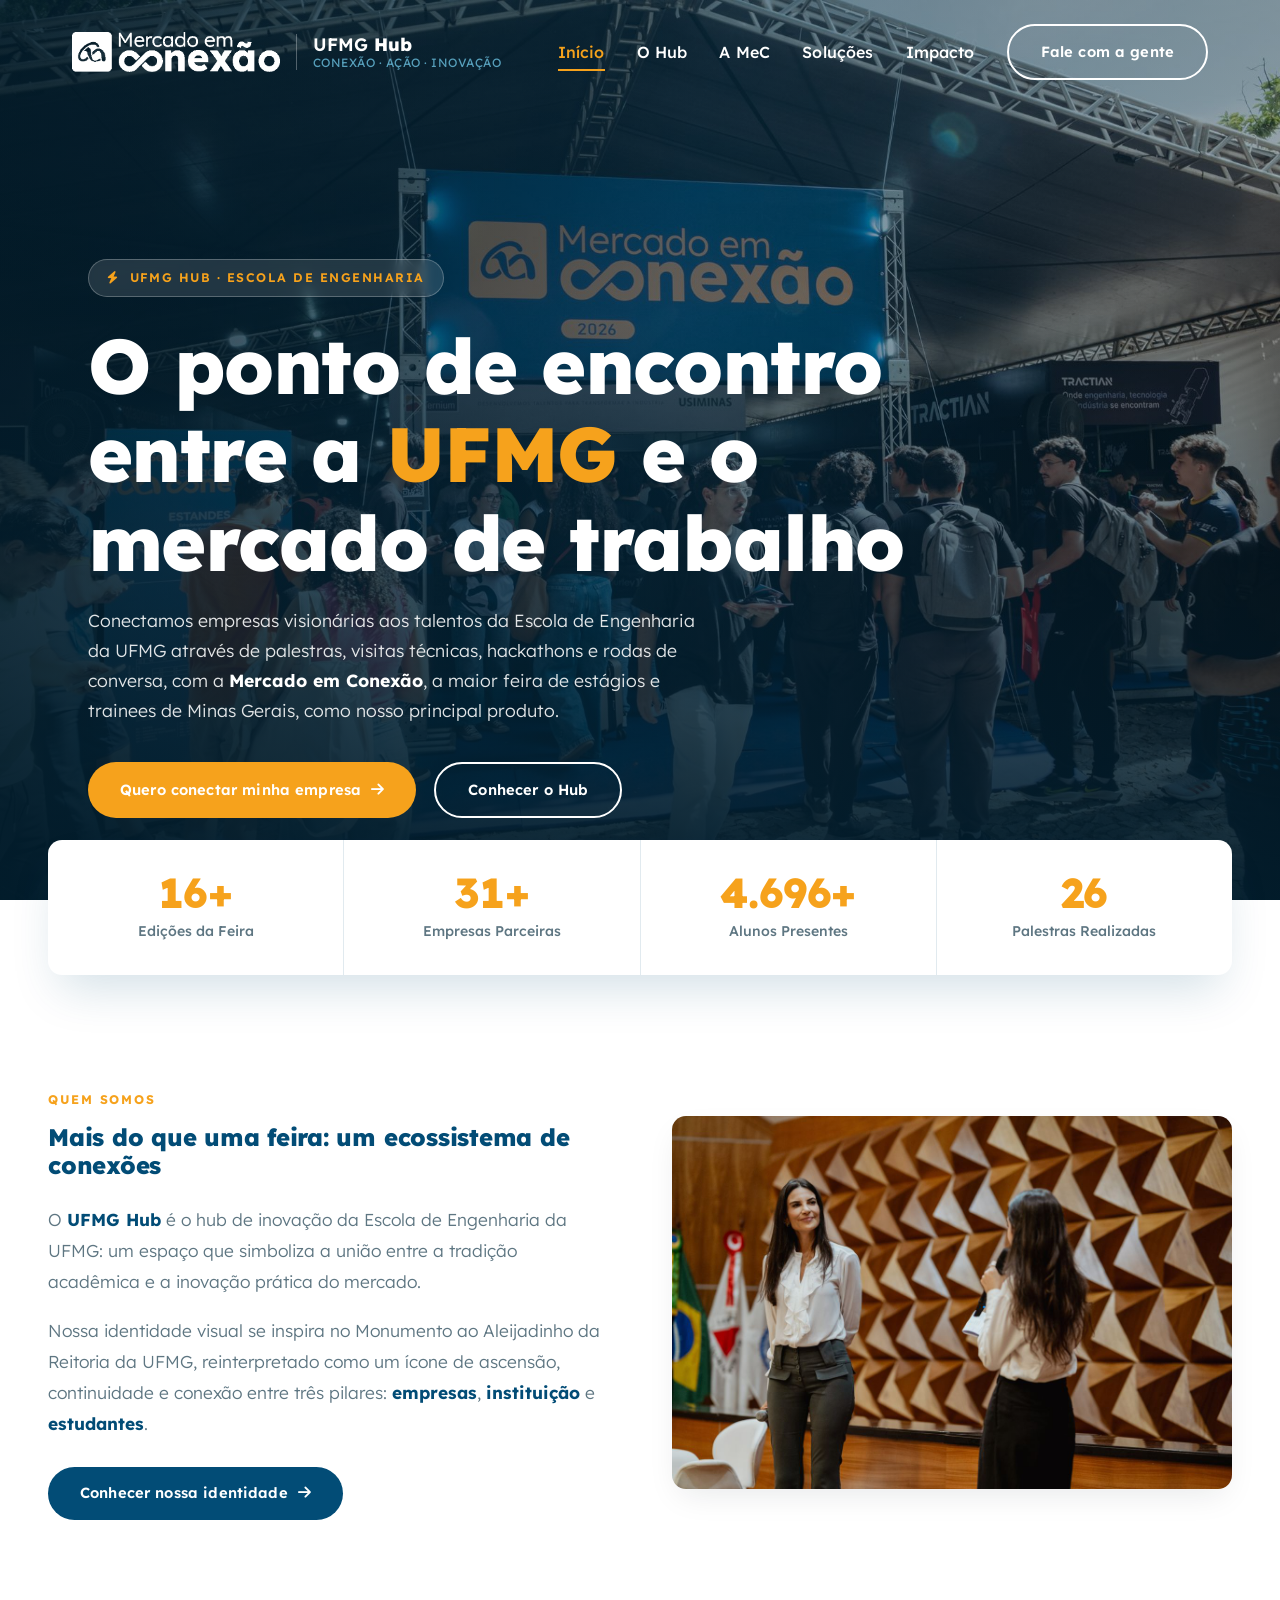
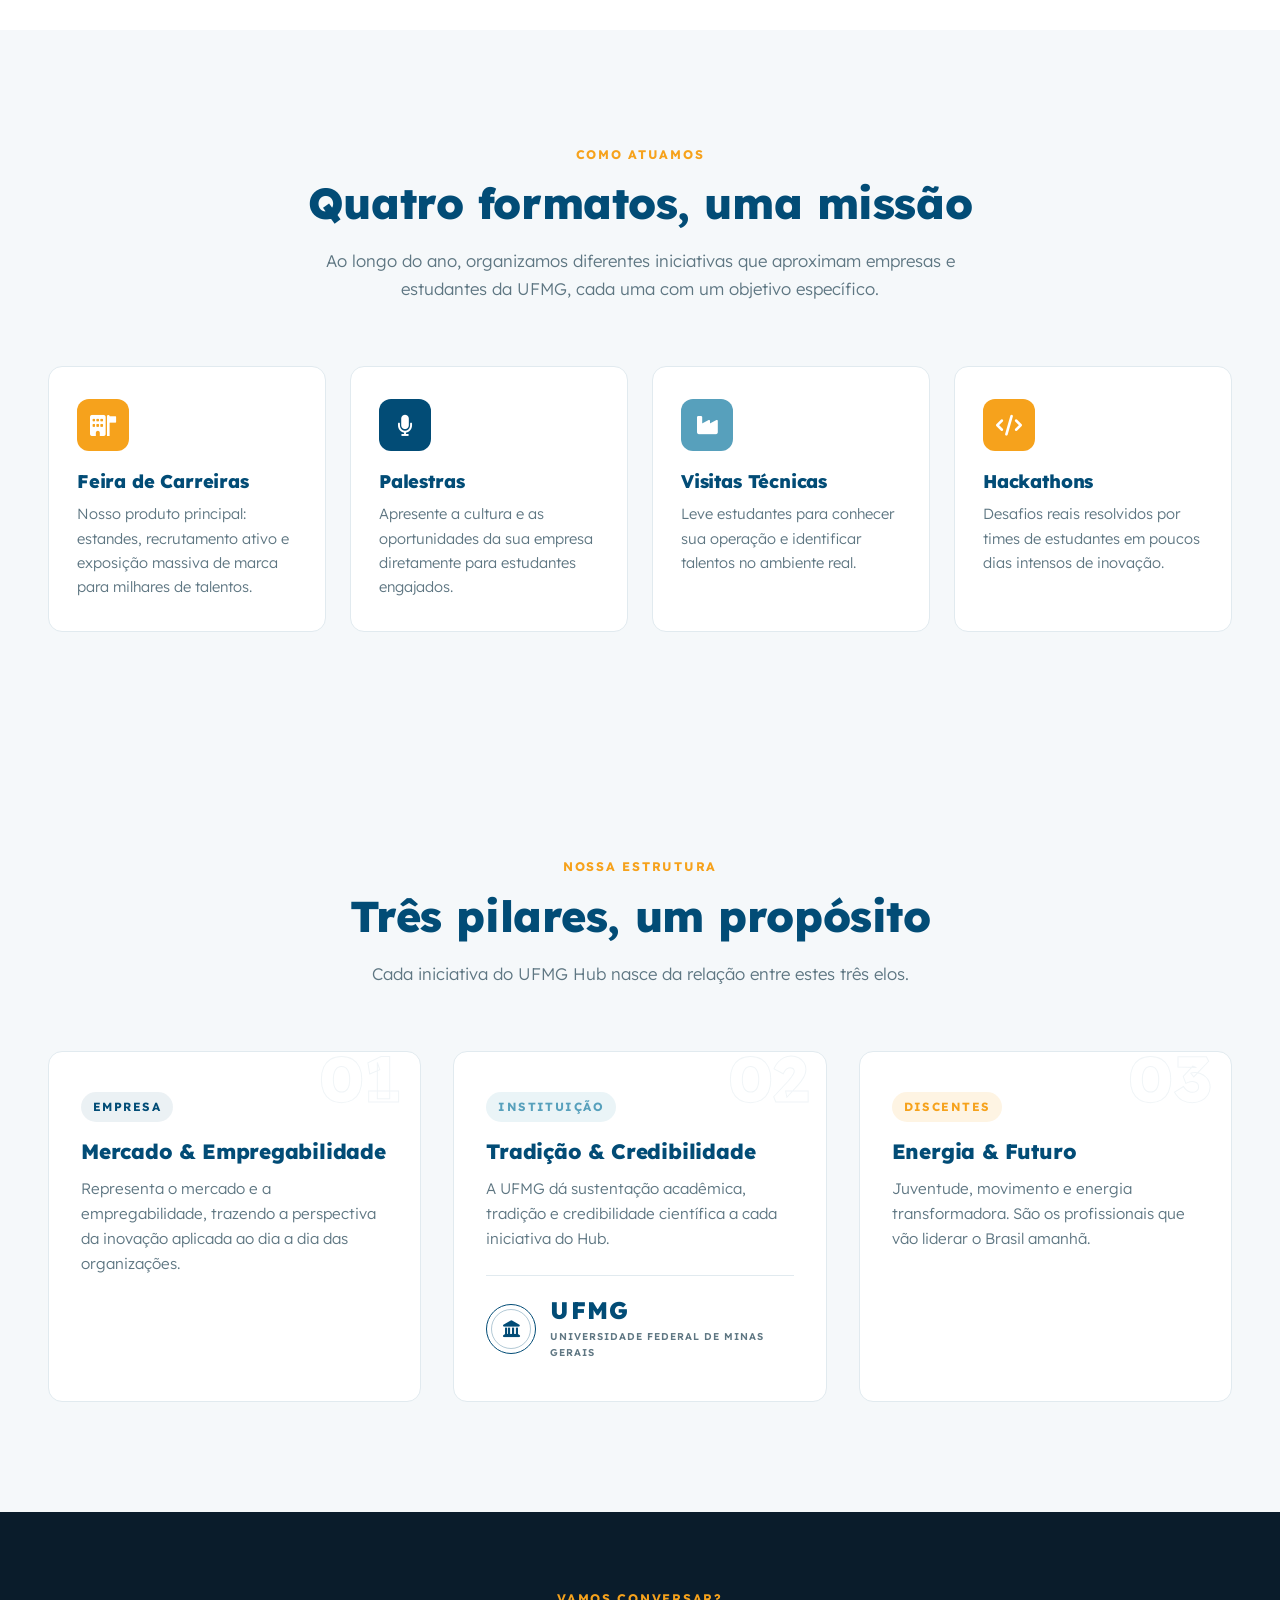
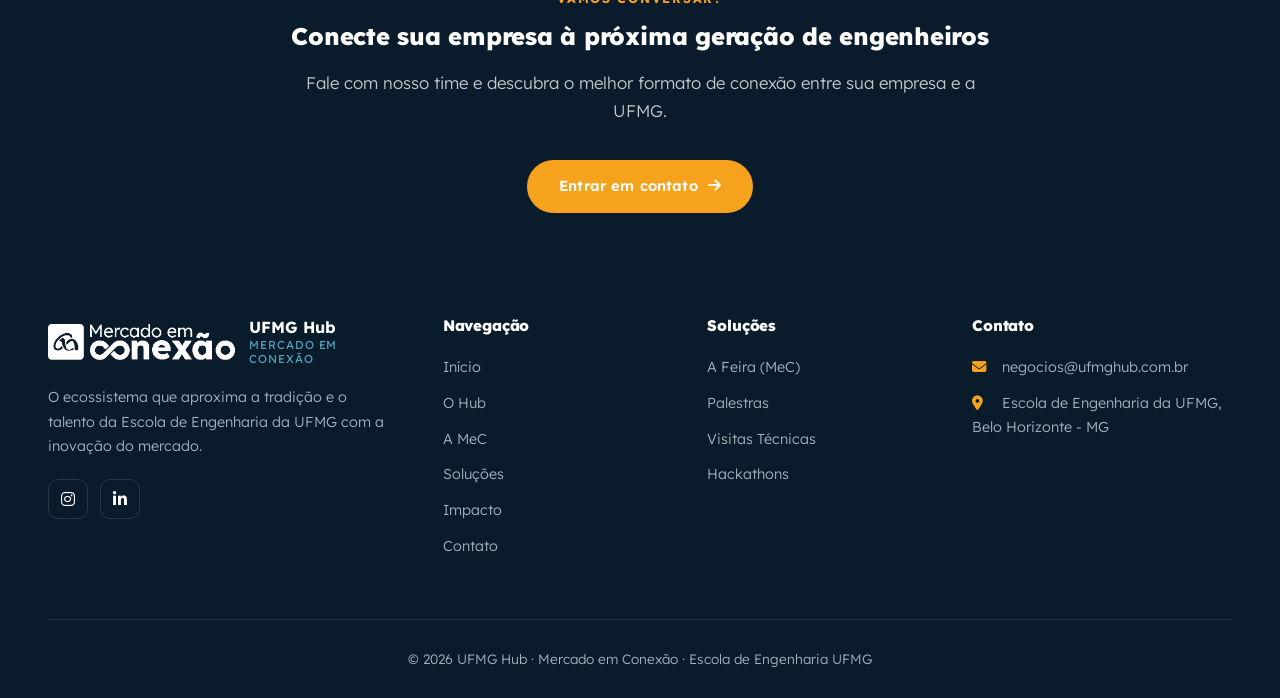
<file: index.html>
<!DOCTYPE html>
<html lang="pt-BR" class="no-js">
<head>
<!-- Google Tag Manager -->
<script>(function(w,d,s,l,i){w[l]=w[l]||[];w[l].push({'gtm.start':
new Date().getTime(),event:'gtm.js'});var f=d.getElementsByTagName(s)[0],
j=d.createElement(s),dl=l!='dataLayer'?'&l='+l:'';j.async=true;j.src=
'https://www.googletagmanager.com/gtm.js?id='+i+dl;f.parentNode.insertBefore(j,f);
})(window,document,'script','dataLayer','GTM-KZP2KJ3D');</script>
<!-- End Google Tag Manager -->

    <meta charset="UTF-8">
    <script>document.documentElement.classList.replace('no-js','js');</script>
    <meta name="viewport" content="width=device-width, initial-scale=1.0">
    <title>UFMG Hub | Conectando Talentos da UFMG ao Mercado</title>
    <meta name="description" content="O UFMG Hub aproxima empresas e estudantes da Escola de Engenharia da UFMG através de palestras, visitas técnicas, hackathons e da Mercado em Conexão, a maior feira de estágios e trainees de Minas Gerais.">
    <link rel="canonical" href="https://ufmghub.com.br/">
    <link rel="icon" type="image/png" href="img/logo-hub.png">
    <link rel="apple-touch-icon" href="img/logo-hub.png">
    <!-- Open Graph / Social Media -->
    <meta property="og:type" content="website">
    <meta property="og:url" content="https://ufmghub.com.br/">
    <meta property="og:title" content="UFMG Hub | Conectando Talentos da UFMG ao Mercado">
    <meta property="og:description" content="O UFMG Hub aproxima empresas e estudantes da Escola de Engenharia da UFMG através de palestras, visitas técnicas, hackathons e da Mercado em Conexão, a maior feira de estágios e trainees de Minas Gerais.">
    <meta property="og:image" content="https://ufmghub.com.br/img/ANGT3957.jpg">
    <!-- Twitter -->
    <meta name="twitter:card" content="summary_large_image">
    <meta name="twitter:title" content="UFMG Hub | Conectando Talentos da UFMG ao Mercado">
    <meta name="twitter:description" content="O ponto de encontro entre a Escola de Engenharia da UFMG e o mercado de trabalho.">
    <meta name="twitter:image" content="https://ufmghub.com.br/img/ANGT3957.jpg">
    <link rel="stylesheet" href="css/fonts.css">
    <link rel="stylesheet" href="fontawesome/css/all.min.css">
    <link rel="stylesheet" href="css/style.css?v=4.0">
    <!-- Structured Data (JSON-LD) -->
    <script type="application/ld+json">
    {
      "@context": "https://schema.org",
      "@type": "Organization",
      "name": "UFMG Hub",
      "alternateName": "Mercado em Conexão",
      "url": "https://ufmghub.com.br/",
      "logo": "https://ufmghub.com.br/img/logo-hub.png",
      "description": "Hub de inovação da Escola de Engenharia da UFMG conectando estudantes e o mercado de trabalho.",
      "address": {
        "@type": "PostalAddress",
        "streetAddress": "Escola de Engenharia da UFMG",
        "addressLocality": "Belo Horizonte",
        "addressRegion": "MG",
        "addressCountry": "BR"
      },
      "contactPoint": {
        "@type": "ContactPoint",
        "email": "negocios@ufmghub.com.br",
        "contactType": "sales"
      },
      "sameAs": [
        "https://www.instagram.com/mercadoemconexao/",
        "https://www.linkedin.com/company/ufmg-hub/"
      ]
    }
    </script>
</head>
<body>
<!-- Google Tag Manager (noscript) -->
<noscript><iframe src="https://www.googletagmanager.com/ns.html?id=GTM-KZP2KJ3D"
height="0" width="0" style="display:none;visibility:hidden"></iframe></noscript>
<!-- End Google Tag Manager (noscript) -->


<nav class="navbar">
    <div class="navbar-container">
        <a href="index.html" class="logo">
            <img src="img/logo-mec-white.png" alt="Mercado em Conexão" class="logo-light">
            <img src="img/logo-mec.png" alt="Mercado em Conexão" class="logo-dark">
            <span class="logo-text">UFMG <strong>Hub</strong><span class="sub">Conexão &middot; Ação &middot; Inovação</span></span>
        </a>
        <button class="mobile-menu-toggle" aria-label="Abrir menu de navegação" aria-expanded="false">
            <i class="fas fa-bars"></i>
        </button>
        <div class="nav-links">
            <a href="index.html" class="active">Início</a>
            <a href="sobre.html">O Hub</a>
            <a href="mec.html">A MeC</a>
            <a href="solucoes.html">Soluções</a>
            <a href="impacto.html">Impacto</a>
            <a href="contato.html" class="btn btn-outline">Fale com a gente</a>
        </div>
    </div>
</nav>

<!-- HERO -->
<header class="hero-photo">
    <img src="img/ANGT3957.jpg" alt="Estande da Mercado em Conexão durante a feira" class="hero-bg">
    <div class="hero-overlay diag"></div>
    <div class="hero-photo-content">
        <span class="hero-eyebrow"><i class="fas fa-bolt"></i> UFMG Hub &middot; Escola de Engenharia</span>
        <h1>O ponto de encontro entre a <span class="accent">UFMG</span> e o mercado de trabalho</h1>
        <p class="hero-lede">Conectamos empresas visionárias aos talentos da Escola de Engenharia da UFMG através de palestras, visitas técnicas, hackathons e rodas de conversa, com a <strong style="color:#fff;">Mercado em Conexão</strong>, a maior feira de estágios e trainees de Minas Gerais, como nosso principal produto.</p>
        <div class="hero-actions">
            <a href="contato.html" class="btn btn-primary">Quero conectar minha empresa <i class="fas fa-arrow-right"></i></a>
            <a href="sobre.html" class="btn btn-outline">Conhecer o Hub</a>
        </div>
    </div>
</header>
<div class="hero-stats-wrap">
    <div class="hero-stats-bar">
        <div class="stat-item"><h3 data-target="17">17+</h3><p>Edições da Feira</p></div>
        <div class="stat-item"><h3 data-target="32">32+</h3><p>Empresas Parceiras</p></div>
        <div class="stat-item"><h3 data-target="4700">4.700+</h3><p>Alunos Presentes</p></div>
        <div class="stat-item"><h3 data-target="27" data-suffix="">27</h3><p>Palestras Realizadas</p></div>
    </div>
</div>

<!-- O QUE É O HUB -->
<section class="section">
    <div class="container grid-2">
        <div class="fade-in">
            <span class="section-eyebrow">Quem somos</span>
            <h2 style="margin-bottom: 24px;">Mais do que uma feira: um ecossistema de conexões</h2>
            <p class="lead-text">O <strong>UFMG Hub</strong> é o hub de inovação da Escola de Engenharia da UFMG: um espaço que simboliza a união entre a tradição acadêmica e a inovação prática do mercado.</p>
            <p class="lead-text">Nossa identidade visual se inspira no Monumento ao Aleijadinho da Reitoria da UFMG, reinterpretado como um ícone de ascensão, continuidade e conexão entre três pilares: <strong>empresas</strong>, <strong>instituição</strong> e <strong>estudantes</strong>.</p>
            <a href="sobre.html" class="btn btn-dark" style="margin-top: 28px;">Conhecer nossa identidade <i class="fas fa-arrow-right"></i></a>
        </div>
        <div class="fade-in">
            <img src="img/ANGT2566.jpg" alt="Entrevista durante evento do UFMG Hub" style="border-radius: var(--radius-md); box-shadow: var(--shadow-md);">
        </div>
    </div>
</section>

<!-- FORMATOS -->
<section class="section section-light">
    <div class="container">
        <div class="section-header center fade-in">
            <span class="section-eyebrow">Como atuamos</span>
            <h2>Quatro formatos, uma missão</h2>
            <p>Ao longo do ano, organizamos diferentes iniciativas que aproximam empresas e estudantes da UFMG, cada uma com um objetivo específico.</p>
        </div>
        <div class="grid-4 fade-in">
            <div class="formato-card">
                <div class="card-icon ico-orange"><i class="fas fa-building-flag"></i></div>
                <h3>Feira de Carreiras</h3>
                <p>Nosso produto principal: estandes, recrutamento ativo e exposição massiva de marca para milhares de talentos.</p>
            </div>
            <div class="formato-card">
                <div class="card-icon"><i class="fas fa-microphone"></i></div>
                <h3>Palestras</h3>
                <p>Apresente a cultura e as oportunidades da sua empresa diretamente para estudantes engajados.</p>
            </div>
            <div class="formato-card">
                <div class="card-icon ico-light"><i class="fas fa-industry"></i></div>
                <h3>Visitas Técnicas</h3>
                <p>Leve estudantes para conhecer sua operação e identificar talentos no ambiente real.</p>
            </div>
            <div class="formato-card">
                <div class="card-icon ico-orange"><i class="fas fa-code"></i></div>
                <h3>Hackathons</h3>
                <p>Desafios reais resolvidos por times de estudantes em poucos dias intensos de inovação.</p>
            </div>
        </div>
    </div>
</section>

<!-- PILARES -->
<section class="section section-light">
    <div class="container">
        <div class="section-header center fade-in">
            <span class="section-eyebrow">Nossa estrutura</span>
            <h2>Três pilares, um propósito</h2>
            <p>Cada iniciativa do UFMG Hub nasce da relação entre estes três elos.</p>
        </div>
        <div class="grid-3 fade-in">
            <div class="pilar-card">
                <div class="pilar-num">01</div>
                <span class="pilar-label">Empresa</span>
                <h3>Mercado &amp; Empregabilidade</h3>
                <p>Representa o mercado e a empregabilidade, trazendo a perspectiva da inovação aplicada ao dia a dia das organizações.</p>
            </div>
            <div class="pilar-card">
                <div class="pilar-num">02</div>
                <span class="pilar-label">Instituição</span>
                <h3>Tradição &amp; Credibilidade</h3>
                <p>A UFMG dá sustentação acadêmica, tradição e credibilidade científica a cada iniciativa do Hub.</p>
                <div class="ufmg-emblem">
                    <div class="ufmg-ring"><i class="fas fa-landmark"></i></div>
                    <div class="ufmg-wordmark"><strong>UFMG</strong><span>Universidade Federal de Minas Gerais</span></div>
                </div>
            </div>
            <div class="pilar-card">
                <div class="pilar-num">03</div>
                <span class="pilar-label">Discentes</span>
                <h3>Energia &amp; Futuro</h3>
                <p>Juventude, movimento e energia transformadora. São os profissionais que vão liderar o Brasil amanhã.</p>
            </div>
        </div>
    </div>
</section>



<!-- CTA FINAL -->
<section class="section section-dark">
    <div class="container text-center fade-in" style="max-width: 720px; margin: 0 auto;">
        <span class="section-eyebrow">Vamos conversar?</span>
        <h2 style="margin-bottom: 18px;">Conecte sua empresa à próxima geração de engenheiros</h2>
        <p style="color: rgba(255,255,255,0.75); font-weight: 300; margin-bottom: 36px; font-size: 1.05rem;">Fale com nosso time e descubra o melhor formato de conexão entre sua empresa e a UFMG.</p>
        <a href="contato.html" class="btn btn-primary">Entrar em contato <i class="fas fa-arrow-right"></i></a>
    </div>
</section>

<footer>
    <div class="footer-grid">
        <div>
            <div class="footer-brand">
                <img src="img/logo-mec-white.png" alt="Mercado em Conexão">
                <div class="footer-brand-text">UFMG Hub<span class="sub">Mercado em Conexão</span></div>
            </div>
            <p>O ecossistema que aproxima a tradição e o talento da Escola de Engenharia da UFMG com a inovação do mercado.</p>
            <div class="footer-social">
                <a href="https://www.instagram.com/mercadoemconexao/" target="_blank" rel="noopener" aria-label="Instagram"><i class="fab fa-instagram"></i></a>
                <a href="https://www.linkedin.com/company/ufmg-hub/" target="_blank" rel="noopener" aria-label="LinkedIn"><i class="fab fa-linkedin-in"></i></a>
            </div>
        </div>
        <div class="footer-links">
            <h4>Navegação</h4>
            <ul>
                <li><a href="index.html">Início</a></li>
                <li><a href="sobre.html">O Hub</a></li>
                <li><a href="mec.html">A MeC</a></li>
                <li><a href="solucoes.html">Soluções</a></li>
                <li><a href="impacto.html">Impacto</a></li>
                <li><a href="contato.html">Contato</a></li>
            </ul>
        </div>
        <div class="footer-links">
            <h4>Soluções</h4>
            <ul>
                <li><a href="mec.html">A Feira (MeC)</a></li>
                <li><a href="solucoes.html">Palestras</a></li>
                <li><a href="solucoes.html">Visitas Técnicas</a></li>
                <li><a href="solucoes.html">Hackathons</a></li>
            </ul>
        </div>
        <div class="footer-links">
            <h4>Contato</h4>
            <ul>
                <li><i class="fas fa-envelope"></i> negocios@ufmghub.com.br</li>
                <li><i class="fas fa-map-marker-alt"></i> Escola de Engenharia da UFMG, Belo Horizonte - MG</li>
            </ul>
        </div>
    </div>
    <div class="footer-bottom">
        <p>&copy; 2026 UFMG Hub &middot; Mercado em Conexão &middot; Escola de Engenharia UFMG</p>
    </div>
</footer>

<script src="js/main.js?v=4.0"></script>
</body>
</html>
</file>
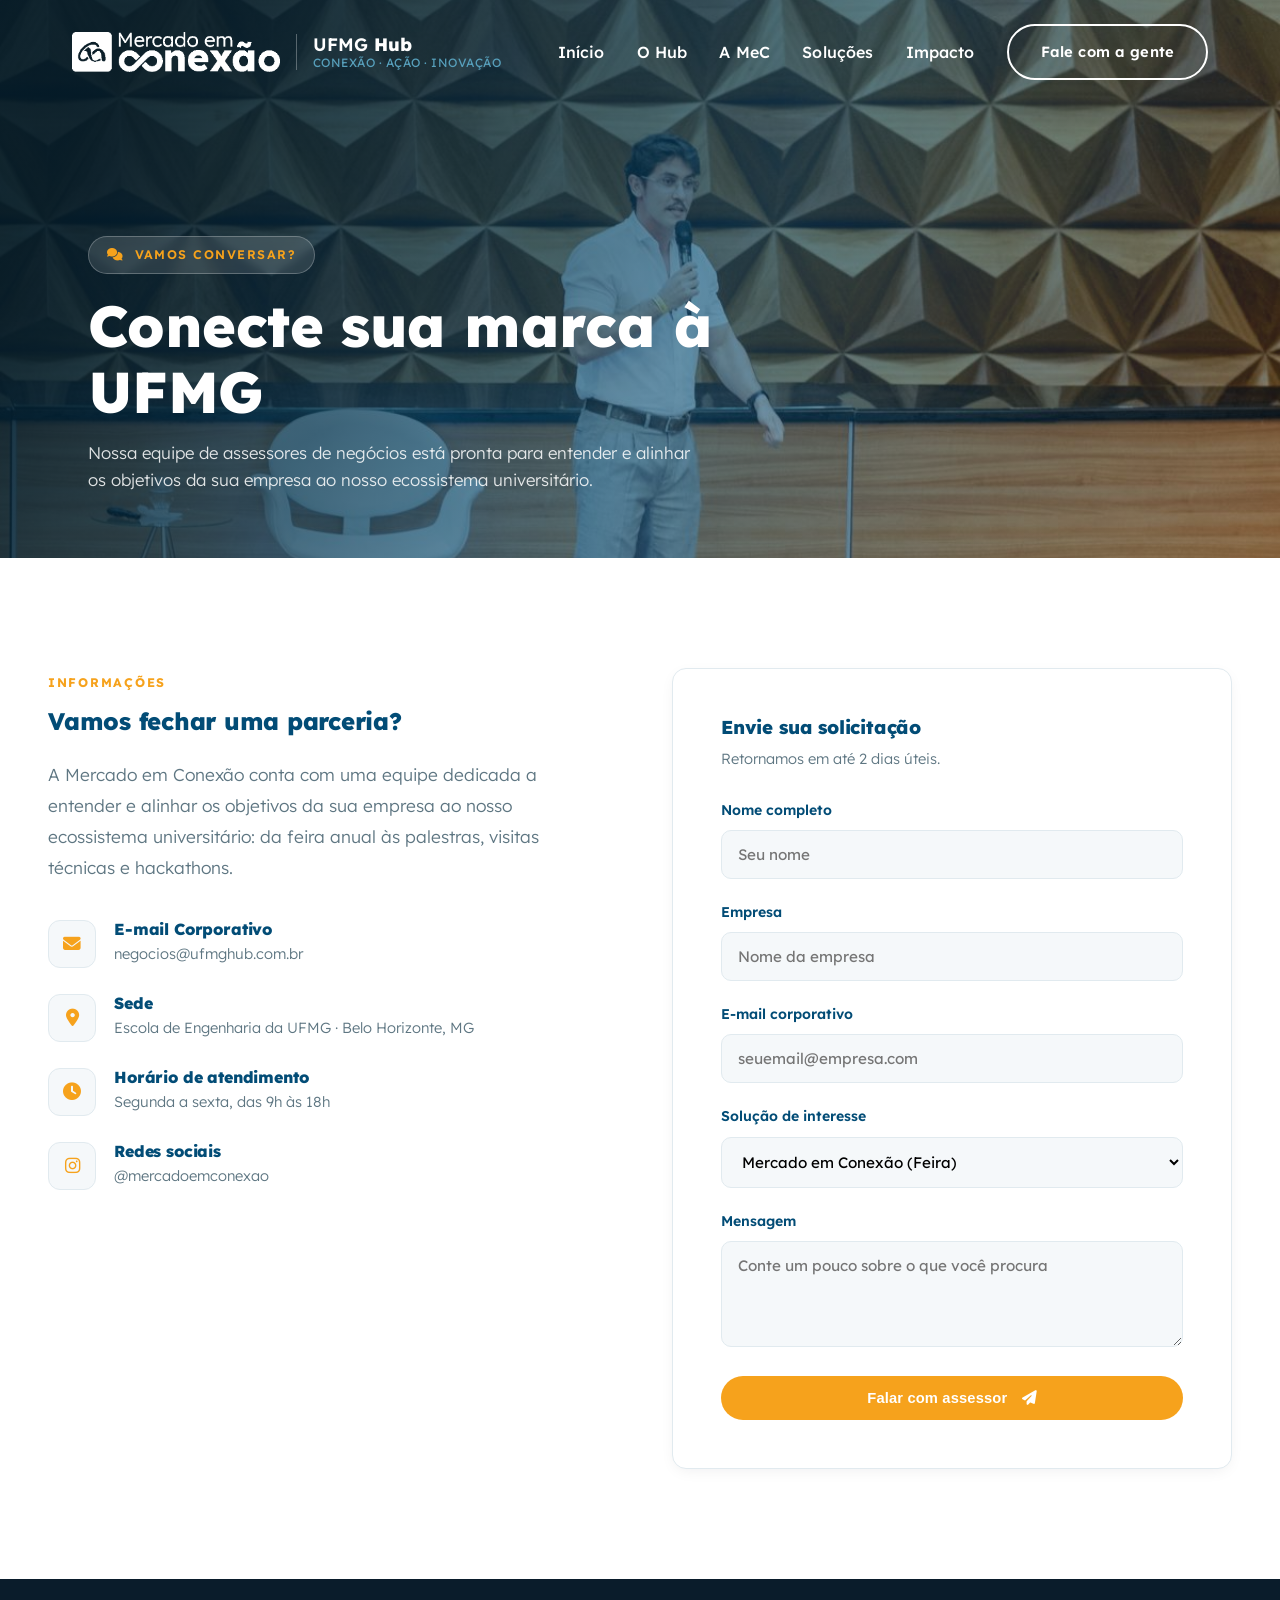
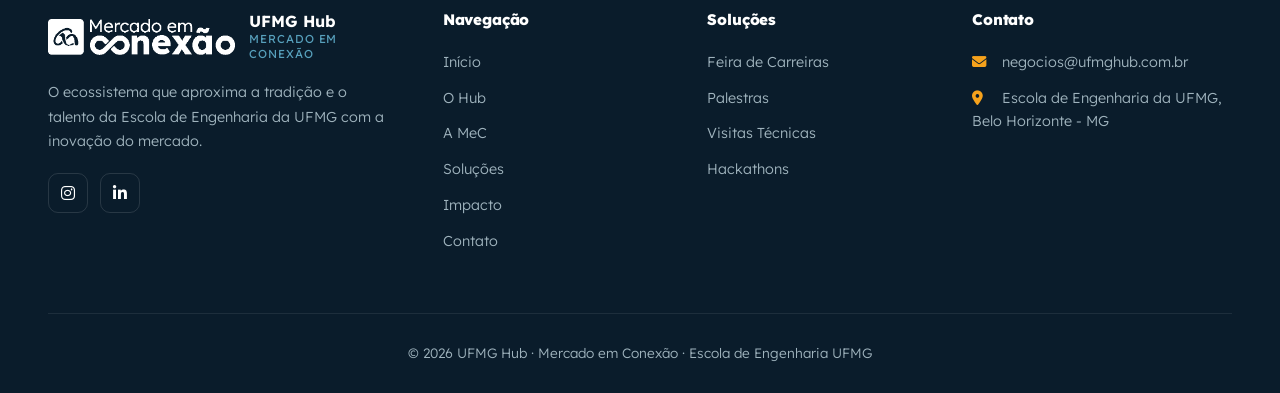
<file: contato.html>
<!DOCTYPE html>
<html lang="pt-BR" class="no-js">
<head>
<!-- Google Tag Manager -->
<script>(function(w,d,s,l,i){w[l]=w[l]||[];w[l].push({'gtm.start':
new Date().getTime(),event:'gtm.js'});var f=d.getElementsByTagName(s)[0],
j=d.createElement(s),dl=l!='dataLayer'?'&l='+l:'';j.async=true;j.src=
'https://www.googletagmanager.com/gtm.js?id='+i+dl;f.parentNode.insertBefore(j,f);
})(window,document,'script','dataLayer','GTM-KZP2KJ3D');</script>
<!-- End Google Tag Manager -->

    <meta charset="UTF-8">
    <script>document.documentElement.classList.replace('no-js','js');</script>
    <meta name="viewport" content="width=device-width, initial-scale=1.0">
    <title>Contato | Mercado em Conexão</title>
    <link rel="stylesheet" href="css/fonts.css">
    <link rel="stylesheet" href="fontawesome/css/all.min.css">
    <link rel="stylesheet" href="css/style.css?v=4.0">
</head>
<body>
<!-- Google Tag Manager (noscript) -->
<noscript><iframe src="https://www.googletagmanager.com/ns.html?id=GTM-KZP2KJ3D"
height="0" width="0" style="display:none;visibility:hidden"></iframe></noscript>
<!-- End Google Tag Manager (noscript) -->


<nav class="navbar">
    <div class="navbar-container">
        <a href="index.html" class="logo">
            <img src="img/logo-mec-white.png" alt="Mercado em Conexão" class="logo-light">
            <img src="img/logo-mec.png" alt="Mercado em Conexão" class="logo-dark">
            <span class="logo-text">UFMG <strong>Hub</strong><span class="sub">Conexão &middot; Ação &middot; Inovação</span></span>
        </a>
        <button class="mobile-menu-toggle" aria-label="Abrir menu de navegação" aria-expanded="false">
            <i class="fas fa-bars"></i>
        </button>
        <div class="nav-links">
            <a href="index.html">Início</a>
            <a href="sobre.html">O Hub</a>
            <a href="mec.html">A MeC</a>
            <a href="solucoes.html">Soluções</a>
            <a href="impacto.html">Impacto</a>
            <a href="contato.html" class="btn btn-outline active">Fale com a gente</a>
        </div>
    </div>
</nav>

<!-- PAGE HERO -->
<header class="page-hero" style="min-height: clamp(360px, 48vh, 480px);">
    <img src="img/ANGT3179.jpg" alt="Felipe Guisoli em palestra do UFMG Hub Summit" class="hero-bg" style="object-position: center 34%;">
    <div class="hero-overlay"></div>
    <div class="page-hero-content">
        <span class="hero-eyebrow"><i class="fas fa-comments"></i> Vamos conversar?</span>
        <h1>Conecte sua marca à UFMG</h1>
        <p class="hero-lede">Nossa equipe de assessores de negócios está pronta para entender e alinhar os objetivos da sua empresa ao nosso ecossistema universitário.</p>
    </div>
</header>

<!-- FORMULARIO + INFO -->
<section class="section">
    <div class="container grid-2" style="align-items: flex-start;">
        <div class="fade-in">
            <span class="section-eyebrow">Informações</span>
            <h2 style="margin-bottom: 24px;">Vamos fechar uma parceria?</h2>
            <p class="lead-text" style="margin-bottom: 36px;">A Mercado em Conexão conta com uma equipe dedicada a entender e alinhar os objetivos da sua empresa ao nosso ecossistema universitário: da feira anual às palestras, visitas técnicas e hackathons.</p>

            <div class="contact-info-item">
                <div class="icon-box"><i class="fas fa-envelope"></i></div>
                <div>
                    <h4>E-mail Corporativo</h4>
                    <p>negocios@ufmghub.com.br</p>
                </div>
            </div>
            <div class="contact-info-item">
                <div class="icon-box"><i class="fas fa-map-marker-alt"></i></div>
                <div>
                    <h4>Sede</h4>
                    <p>Escola de Engenharia da UFMG &middot; Belo Horizonte, MG</p>
                </div>
            </div>
            <div class="contact-info-item">
                <div class="icon-box"><i class="fas fa-clock"></i></div>
                <div>
                    <h4>Horário de atendimento</h4>
                    <p>Segunda a sexta, das 9h às 18h</p>
                </div>
            </div>
            <div class="contact-info-item">
                <div class="icon-box"><i class="fab fa-instagram"></i></div>
                <div>
                    <h4>Redes sociais</h4>
                    <p>@mercadoemconexao</p>
                </div>
            </div>
        </div>

        <div class="form-card fade-in">
            <div id="form-content">
                <h3 style="margin-bottom: 8px;">Envie sua solicitação</h3>
                <p style="color: var(--text-muted); font-size: 0.92rem; font-weight: 300; margin-bottom: 28px;">Retornamos em até 2 dias úteis.</p>
                <form id="contact-form">
                    <div class="form-group">
                        <label for="form-name">Nome completo</label>
                        <input type="text" id="form-name" name="Nome" placeholder="Seu nome" required>
                    </div>
                    <div class="form-group">
                        <label for="form-company">Empresa</label>
                        <input type="text" id="form-company" name="Empresa" placeholder="Nome da empresa" required>
                    </div>
                    <div class="form-group">
                        <label for="form-email">E-mail corporativo</label>
                        <input type="email" id="form-email" name="Email" placeholder="seuemail@empresa.com" required>
                    </div>
                    <div class="form-group">
                        <label for="form-solution">Solução de interesse</label>
                        <select id="form-solution" name="Solucao">
                            <option>Mercado em Conexão (Feira)</option>
                            <option>Palestras</option>
                            <option>Visitas Técnicas</option>
                            <option>Hackathon</option>
                            <option>Outro</option>
                        </select>
                    </div>
                    <div class="form-group">
                        <label for="form-message">Mensagem</label>
                        <textarea id="form-message" name="Mensagem" rows="4" placeholder="Conte um pouco sobre o que você procura" required></textarea>
                    </div>
                    <input type="hidden" name="_captcha" value="false">
                    <button type="submit" class="btn btn-primary" style="width: 100%;">
                        <span class="btn-text">Falar com assessor <i class="fas fa-paper-plane"></i></span>
                        <span class="btn-loading" style="display: none;"><i class="fas fa-spinner fa-spin"></i> Enviando...</span>
                    </button>
                </form>
            </div>
            <div id="form-success" style="display: none; text-align: center; padding: 20px 0;">
                <div style="font-size: 3.5rem; color: #28a745; margin-bottom: 20px;">
                    <i class="fas fa-check-circle"></i>
                </div>
                <h3 style="margin-bottom: 12px; color: var(--azul-escuro);">Solicitação enviada!</h3>
                <p style="color: var(--text-muted); font-size: 0.95rem; line-height: 1.6; margin-bottom: 28px;">
                    Sua mensagem foi entregue com sucesso para nossa assessoria. Retornaremos em até 2 dias úteis no e-mail informado.
                </p>
                <button onclick="resetContactForm()" class="btn btn-primary" style="margin: 0 auto; background: var(--azul-escuro); border: none;">Enviar outra mensagem</button>
            </div>
        </div>
    </div>
</section>

<footer>
    <div class="footer-grid">
        <div>
            <div class="footer-brand">
                <img src="img/logo-mec-white.png" alt="Mercado em Conexão">
                <div class="footer-brand-text">UFMG Hub<span class="sub">Mercado em Conexão</span></div>
            </div>
            <p>O ecossistema que aproxima a tradição e o talento da Escola de Engenharia da UFMG com a inovação do mercado.</p>
            <div class="footer-social">
                <a href="https://www.instagram.com/mercadoemconexao/" target="_blank" rel="noopener" aria-label="Instagram"><i class="fab fa-instagram"></i></a>
                <a href="https://www.linkedin.com/company/ufmg-hub/" target="_blank" rel="noopener" aria-label="LinkedIn"><i class="fab fa-linkedin-in"></i></a>
            </div>
        </div>
        <div class="footer-links">
            <h4>Navegação</h4>
            <ul>
                <li><a href="index.html">Início</a></li>
                <li><a href="sobre.html">O Hub</a></li>
                <li><a href="mec.html">A MeC</a></li>
                <li><a href="solucoes.html">Soluções</a></li>
                <li><a href="impacto.html">Impacto</a></li>
                <li><a href="contato.html">Contato</a></li>
            </ul>
        </div>
        <div class="footer-links">
            <h4>Soluções</h4>
            <ul>
                <li><a href="solucoes.html">Feira de Carreiras</a></li>
                <li><a href="solucoes.html">Palestras</a></li>
                <li><a href="solucoes.html">Visitas Técnicas</a></li>
                <li><a href="solucoes.html">Hackathons</a></li>
            </ul>
        </div>
        <div class="footer-links">
            <h4>Contato</h4>
            <ul>
                <li><i class="fas fa-envelope"></i> negocios@ufmghub.com.br</li>
                <li><i class="fas fa-map-marker-alt"></i> Escola de Engenharia da UFMG, Belo Horizonte - MG</li>
            </ul>
        </div>
    </div>
    <div class="footer-bottom">
        <p>&copy; 2026 UFMG Hub &middot; Mercado em Conexão &middot; Escola de Engenharia UFMG</p>
    </div>
</footer>

<script src="js/main.js?v=4.0"></script>
</body>
</html>
</file>
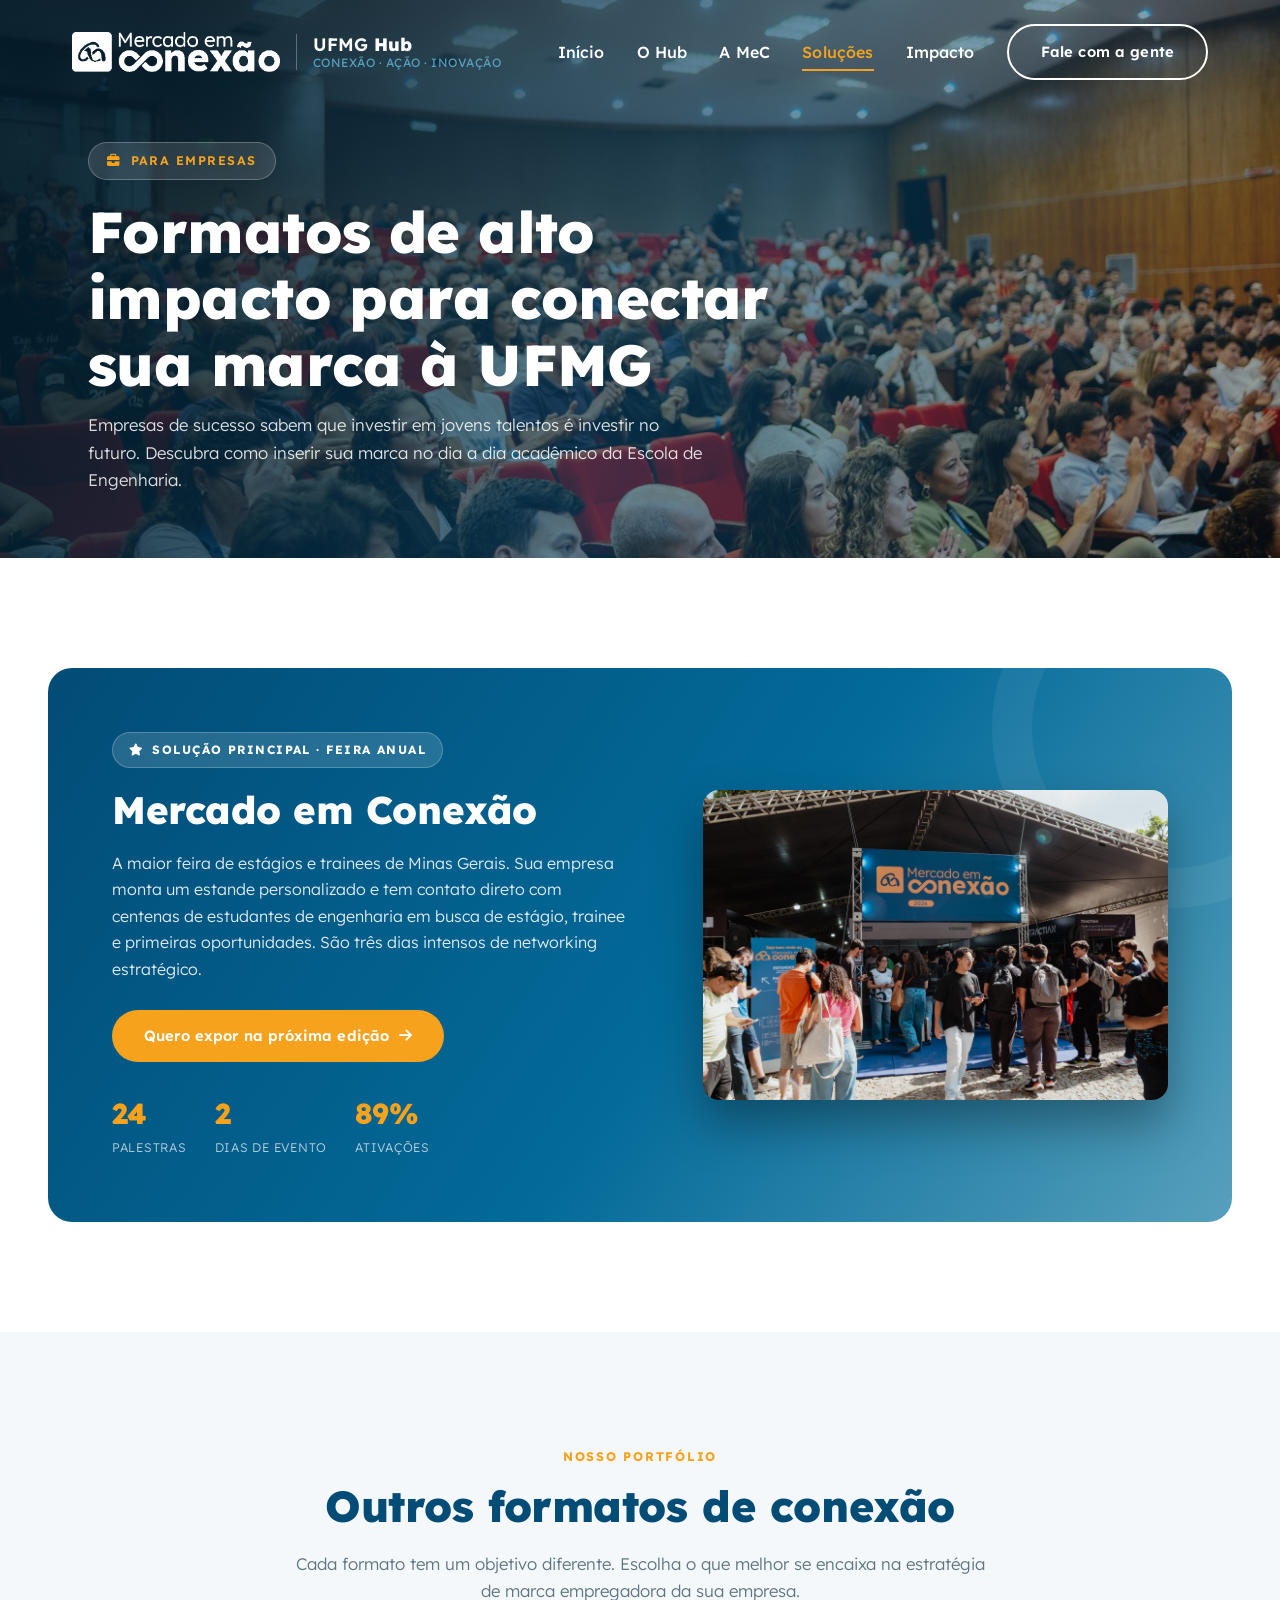
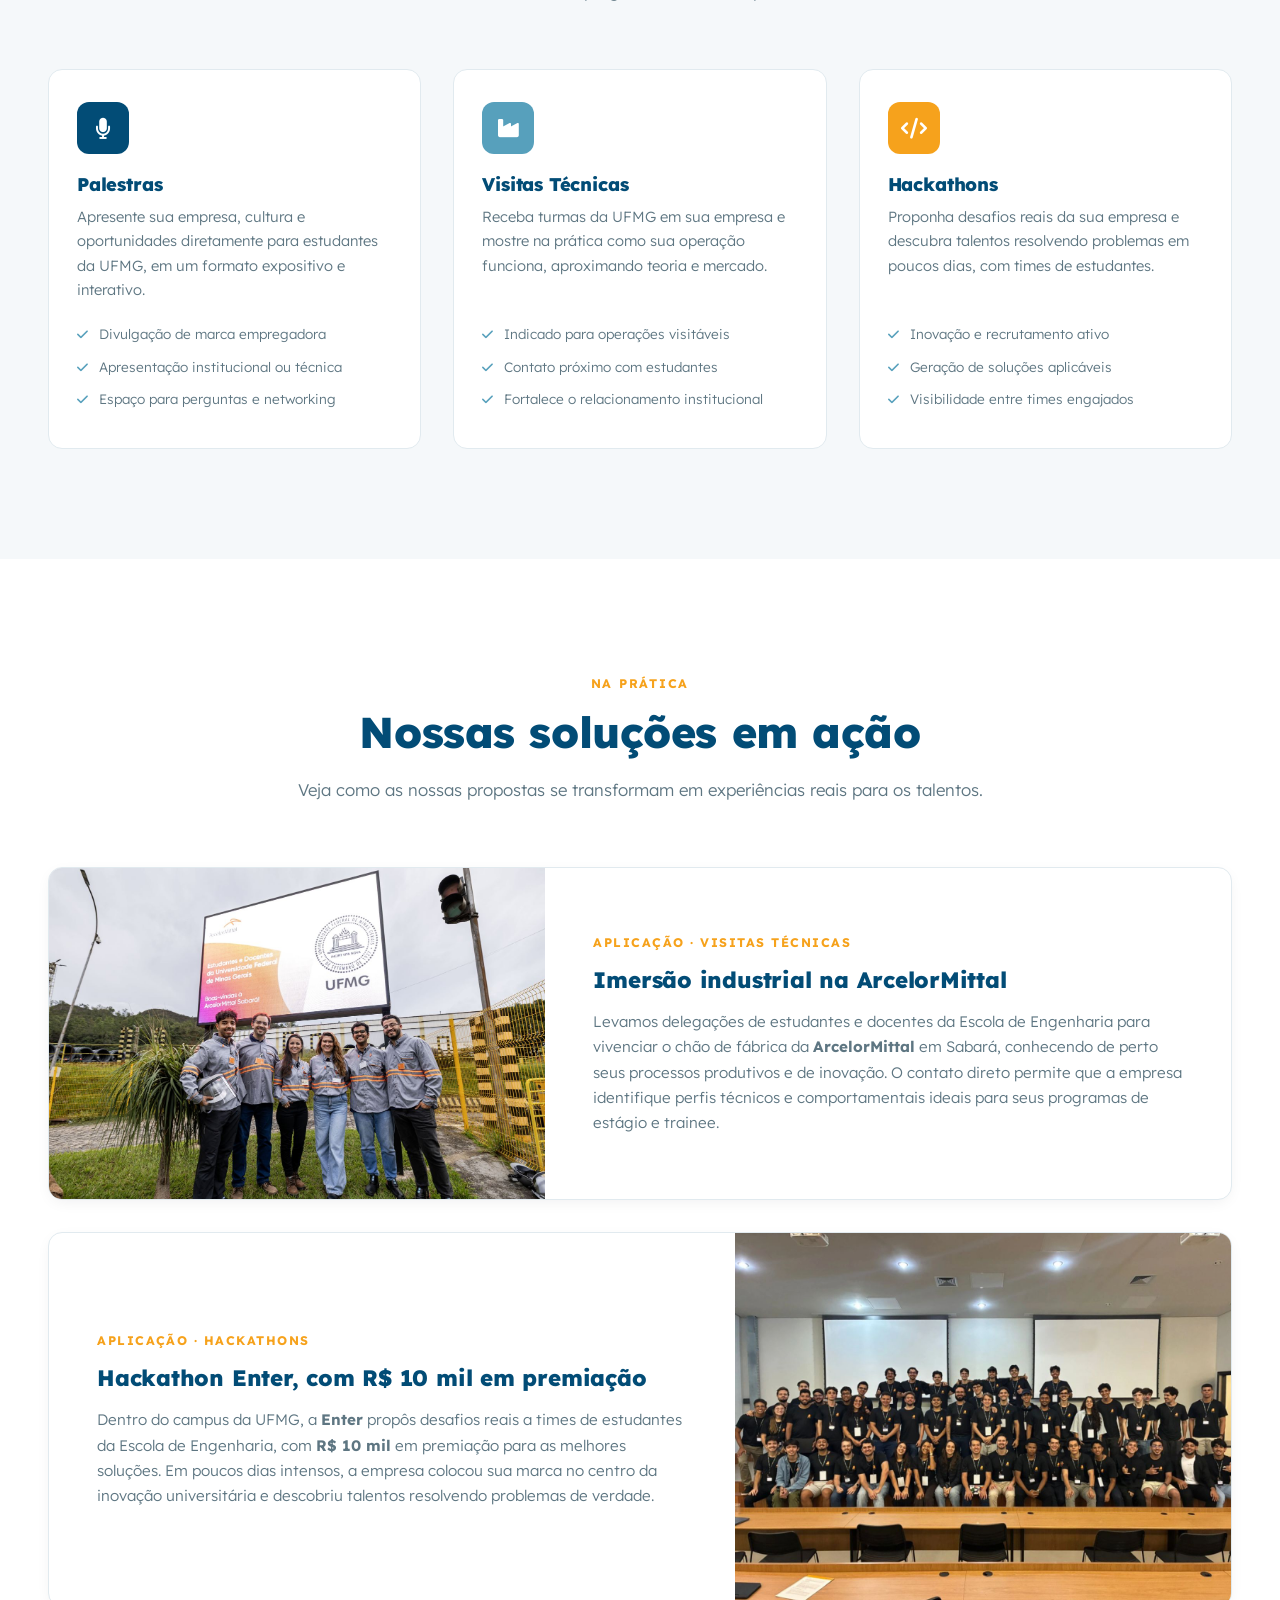
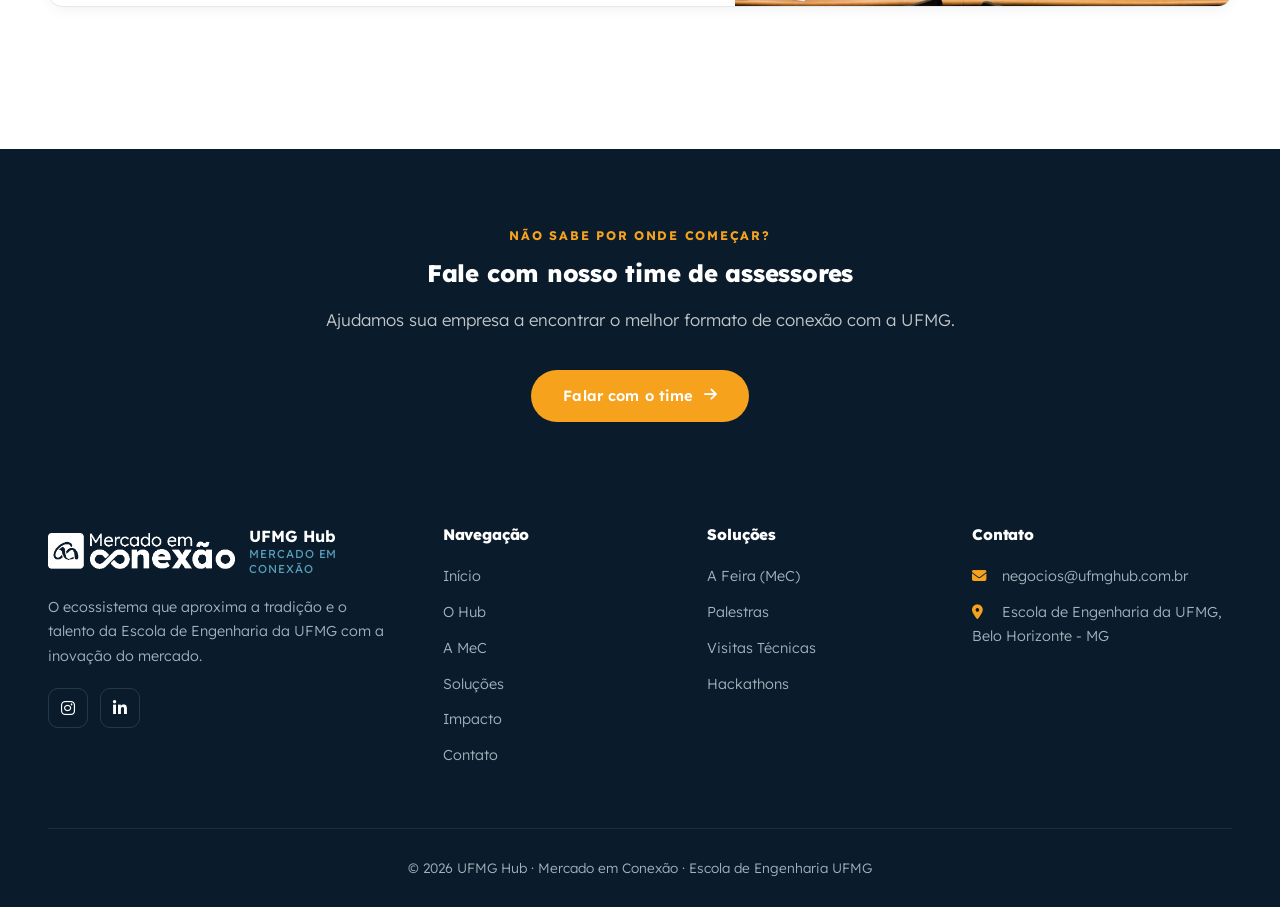
<file: solucoes.html>
<!DOCTYPE html>
<html lang="pt-BR" class="no-js">
<head>
<!-- Google Tag Manager -->
<script>(function(w,d,s,l,i){w[l]=w[l]||[];w[l].push({'gtm.start':
new Date().getTime(),event:'gtm.js'});var f=d.getElementsByTagName(s)[0],
j=d.createElement(s),dl=l!='dataLayer'?'&l='+l:'';j.async=true;j.src=
'https://www.googletagmanager.com/gtm.js?id='+i+dl;f.parentNode.insertBefore(j,f);
})(window,document,'script','dataLayer','GTM-KZP2KJ3D');</script>
<!-- End Google Tag Manager -->

    <meta charset="UTF-8">
    <script>document.documentElement.classList.replace('no-js','js');</script>
    <meta name="viewport" content="width=device-width, initial-scale=1.0">
    <title>Soluções para Empresas | Mercado em Conexão</title>
    <link rel="stylesheet" href="css/fonts.css">
    <link rel="stylesheet" href="fontawesome/css/all.min.css">
    <link rel="stylesheet" href="css/style.css?v=4.0">
</head>
<body>
<!-- Google Tag Manager (noscript) -->
<noscript><iframe src="https://www.googletagmanager.com/ns.html?id=GTM-KZP2KJ3D"
height="0" width="0" style="display:none;visibility:hidden"></iframe></noscript>
<!-- End Google Tag Manager (noscript) -->


<nav class="navbar">
    <div class="navbar-container">
        <a href="index.html" class="logo">
            <img src="img/logo-mec-white.png" alt="Mercado em Conexão" class="logo-light">
            <img src="img/logo-mec.png" alt="Mercado em Conexão" class="logo-dark">
            <span class="logo-text">UFMG <strong>Hub</strong><span class="sub">Conexão &middot; Ação &middot; Inovação</span></span>
        </a>
        <button class="mobile-menu-toggle" aria-label="Abrir menu de navegação" aria-expanded="false">
            <i class="fas fa-bars"></i>
        </button>
        <div class="nav-links">
            <a href="index.html">Início</a>
            <a href="sobre.html">O Hub</a>
            <a href="mec.html">A MeC</a>
            <a href="solucoes.html" class="active">Soluções</a>
            <a href="impacto.html">Impacto</a>
            <a href="contato.html" class="btn btn-outline">Fale com a gente</a>
        </div>
    </div>
</nav>

<!-- PAGE HERO -->
<header class="page-hero">
    <img src="img/DSCF1362.jpg" alt="Auditório cheio de estudantes durante palestra" class="hero-bg">
    <div class="hero-overlay"></div>
    <div class="page-hero-content">
        <span class="hero-eyebrow"><i class="fas fa-briefcase"></i> Para Empresas</span>
        <h1>Formatos de alto impacto para conectar sua marca à UFMG</h1>
        <p class="hero-lede">Empresas de sucesso sabem que investir em jovens talentos é investir no futuro. Descubra como inserir sua marca no dia a dia acadêmico da Escola de Engenharia.</p>
    </div>
</header>

<!-- FEIRA EM DESTAQUE -->
<section class="section">
    <div class="container">
        <div class="feira-banner fade-in">
            <div>
                <span class="badge-principal"><i class="fas fa-star"></i> Solução principal &middot; Feira anual</span>
                <h3>Mercado em Conexão</h3>
                <p>A maior feira de estágios e trainees de Minas Gerais. Sua empresa monta um estande personalizado e tem contato direto com centenas de estudantes de engenharia em busca de estágio, trainee e primeiras oportunidades. São três dias intensos de networking estratégico.</p>
                <a href="contato.html" class="btn btn-primary">Quero expor na próxima edição <i class="fas fa-arrow-right"></i></a>
                <div class="feira-mini-stats">
                    <div><div class="num" data-target="27" data-suffix="">0</div><div class="lbl">Palestras</div></div>
                    <div><div class="num" data-target="3" data-suffix="">0</div><div class="lbl">Dias de evento</div></div>
                    <div><div class="num" data-target="100" data-suffix="%">0%</div><div class="lbl">Ativações</div></div>
                </div>
            </div>
            <img src="img/ANGT3957.jpg" alt="Estande personalizado na Mercado em Conexão" class="feira-img">
        </div>
    </div>
</section>

<!-- OUTROS FORMATOS -->
<section class="section section-light">
    <div class="container">
        <div class="section-header center fade-in">
            <span class="section-eyebrow">Nosso portfólio</span>
            <h2>Outros formatos de conexão</h2>
            <p>Cada formato tem um objetivo diferente. Escolha o que melhor se encaixa na estratégia de marca empregadora da sua empresa.</p>
        </div>
        <div class="grid-3 fade-in">
            <div class="formato-card">
                <div class="card-icon"><i class="fas fa-microphone"></i></div>
                <h3>Palestras</h3>
                <p>Apresente sua empresa, cultura e oportunidades diretamente para estudantes da UFMG, em um formato expositivo e interativo.</p>
                <ul>
                    <li>Divulgação de marca empregadora</li>
                    <li>Apresentação institucional ou técnica</li>
                    <li>Espaço para perguntas e networking</li>
                </ul>
            </div>
            <div class="formato-card">
                <div class="card-icon ico-light"><i class="fas fa-industry"></i></div>
                <h3>Visitas Técnicas</h3>
                <p>Receba turmas da UFMG em sua empresa e mostre na prática como sua operação funciona, aproximando teoria e mercado.</p>
                <ul>
                    <li>Indicado para operações visitáveis</li>
                    <li>Contato próximo com estudantes</li>
                    <li>Fortalece o relacionamento institucional</li>
                </ul>
            </div>
            <div class="formato-card">
                <div class="card-icon ico-orange"><i class="fas fa-code"></i></div>
                <h3>Hackathons</h3>
                <p>Proponha desafios reais da sua empresa e descubra talentos resolvendo problemas em poucos dias, com times de estudantes.</p>
                <ul>
                    <li>Inovação e recrutamento ativo</li>
                    <li>Geração de soluções aplicáveis</li>
                    <li>Visibilidade entre times engajados</li>
                </ul>
            </div>
        </div>
    </div>
</section>

<!-- CASES VISUAIS -->
<section class="section">
    <div class="container">
        <div class="section-header center fade-in">
            <span class="section-eyebrow">Na prática</span>
            <h2>Nossas soluções em ação</h2>
            <p>Veja como as nossas propostas se transformam em experiências reais para os talentos.</p>
        </div>

        <div class="case-card fade-in">
            <div class="case-img-wrap">
                <img src="img/fotovisitaarcelor.jpg" alt="Estudantes e docentes da UFMG em visita técnica à ArcelorMittal Sabará">
            </div>
            <div class="case-content">
                <span class="case-tag">Aplicação &middot; Visitas Técnicas</span>
                <h3>Imersão industrial na ArcelorMittal</h3>
                <p>Levamos delegações de estudantes e docentes da Escola de Engenharia para vivenciar o chão de fábrica da <strong>ArcelorMittal</strong> em Sabará, conhecendo de perto seus processos produtivos e de inovação. O contato direto permite que a empresa identifique perfis técnicos e comportamentais ideais para seus programas de estágio e trainee.</p>
            </div>
        </div>

        <div class="case-card fade-in" style="flex-direction: row-reverse;">
            <div class="case-img-wrap">
                <img src="img/hacktatonenter.jpg" alt="Participantes do hackathon da Enter realizado dentro da UFMG">
            </div>
            <div class="case-content">
                <span class="case-tag">Aplicação &middot; Hackathons</span>
                <h3>Hackathon Enter, com R$ 10 mil em premiação</h3>
                <p>Dentro do campus da UFMG, a <strong>Enter</strong> propôs desafios reais a times de estudantes da Escola de Engenharia, com <strong>R$ 10 mil</strong> em premiação para as melhores soluções. Em poucos dias intensos, a empresa colocou sua marca no centro da inovação universitária e descobriu talentos resolvendo problemas de verdade.</p>
            </div>
        </div>
    </div>
</section>

<!-- CTA FINAL -->
<section class="section section-dark">
    <div class="container text-center fade-in" style="max-width: 720px; margin: 0 auto;">
        <span class="section-eyebrow">Não sabe por onde começar?</span>
        <h2 style="margin-bottom: 18px;">Fale com nosso time de assessores</h2>
        <p style="color: rgba(255,255,255,0.75); font-weight: 300; margin-bottom: 36px; font-size: 1.05rem;">Ajudamos sua empresa a encontrar o melhor formato de conexão com a UFMG.</p>
        <a href="contato.html" class="btn btn-primary">Falar com o time <i class="fas fa-arrow-right"></i></a>
    </div>
</section>

<footer>
    <div class="footer-grid">
        <div>
            <div class="footer-brand">
                <img src="img/logo-mec-white.png" alt="Mercado em Conexão">
                <div class="footer-brand-text">UFMG Hub<span class="sub">Mercado em Conexão</span></div>
            </div>
            <p>O ecossistema que aproxima a tradição e o talento da Escola de Engenharia da UFMG com a inovação do mercado.</p>
            <div class="footer-social">
                <a href="https://www.instagram.com/mercadoemconexao/" target="_blank" rel="noopener" aria-label="Instagram"><i class="fab fa-instagram"></i></a>
                <a href="https://www.linkedin.com/company/ufmg-hub/" target="_blank" rel="noopener" aria-label="LinkedIn"><i class="fab fa-linkedin-in"></i></a>
            </div>
        </div>
        <div class="footer-links">
            <h4>Navegação</h4>
            <ul>
                <li><a href="index.html">Início</a></li>
                <li><a href="sobre.html">O Hub</a></li>
                <li><a href="mec.html">A MeC</a></li>
                <li><a href="solucoes.html">Soluções</a></li>
                <li><a href="impacto.html">Impacto</a></li>
                <li><a href="contato.html">Contato</a></li>
            </ul>
        </div>
        <div class="footer-links">
            <h4>Soluções</h4>
            <ul>
                <li><a href="mec.html">A Feira (MeC)</a></li>
                <li><a href="solucoes.html">Palestras</a></li>
                <li><a href="solucoes.html">Visitas Técnicas</a></li>
                <li><a href="solucoes.html">Hackathons</a></li>
            </ul>
        </div>
        <div class="footer-links">
            <h4>Contato</h4>
            <ul>
                <li><i class="fas fa-envelope"></i> negocios@ufmghub.com.br</li>
                <li><i class="fas fa-map-marker-alt"></i> Escola de Engenharia da UFMG, Belo Horizonte - MG</li>
            </ul>
        </div>
    </div>
    <div class="footer-bottom">
        <p>&copy; 2026 UFMG Hub &middot; Mercado em Conexão &middot; Escola de Engenharia UFMG</p>
    </div>
</footer>

<script src="js/main.js?v=4.0"></script>
</body>
</html>
</file>
<file: css/fonts.css>
@font-face {
    font-family: 'Lexend';
    src: url('../fonts/Lexend.ttf') format('truetype');
    font-weight: 100 900;
    font-style: normal;
    font-display: swap;
}
</file>
<file: css/style.css>
/* ==========================================================================
   UFMG HUB & MERCADO EM CONEXÃO — v2
   ========================================================================== */

:root {
    --azul-escuro: #024c76;
    --azul-claro: #57a0bc;
    --laranja: #f6a21c;
    --quase-preto: #0a1c2b;
    --bg-pure: #ffffff;
    --bg-light: #f5f8fa;
    --text-main: #16313f;
    --text-muted: #5e7682;
    --border-color: #e1eaef;

    --shadow-sm: 0 4px 16px -4px rgba(2, 28, 43, 0.08);
    --shadow-md: 0 12px 32px -8px rgba(2, 28, 43, 0.10);
    --shadow-lg: 0 24px 48px -12px rgba(2, 76, 118, 0.18);
    --radius-md: 14px;
    --transition: all 0.3s cubic-bezier(.4,0,.2,1);
}

*, *::before, *::after { box-sizing: border-box; margin: 0; padding: 0; }
html { scroll-behavior: smooth; }
body { font-family: 'Lexend', sans-serif; background-color: var(--bg-pure); color: var(--text-main); line-height: 1.65; overflow-x: hidden; font-weight: 300; -webkit-font-smoothing: antialiased; -moz-osx-font-smoothing: grayscale; -webkit-text-size-adjust: 100%; }
a { text-decoration: none; color: inherit; transition: var(--transition); }
img { max-width: 100%; display: block; }

h1, h2, h3, h4 { font-weight: 800; color: var(--azul-escuro); line-height: 1.15; letter-spacing: -0.01em; }
.text-orange { color: var(--laranja); }
.text-center { text-align: center; }

/* ==========================================================================
   NAVBAR
   ========================================================================== */
.navbar {
    position: fixed; top: 0; left: 0; width: 100%; padding: 24px 0;
    z-index: 1000; transition: var(--transition);
    background: transparent;
}
.navbar.scrolled {
    background: rgba(255, 255, 255, 0.97);
    -webkit-backdrop-filter: blur(8px);
    backdrop-filter: blur(8px);
    padding: 16px 0;
    box-shadow: var(--shadow-sm);
}
.navbar-container {
    width: 100%;
    max-width: 1200px;
    margin: 0 auto;
    padding: 0 32px;
    display: flex;
    justify-content: space-between;
    align-items: center;
}
.navbar .logo { display:flex; align-items:center; gap:16px; }
.navbar .logo img { height: 40px; transition: var(--transition); }
.navbar .logo-dark { display: none; }
.navbar.scrolled .logo-light { display: none; }
.navbar.scrolled .logo-dark { display: block; }
.navbar .logo-text {
    font-size: 1.125rem; font-weight: 600; color: #fff; line-height: 1.2;
    border-left: 1px solid rgba(255,255,255,0.3); padding-left: 16px;
}
.navbar.scrolled .logo-text { color: var(--azul-escuro); border-left-color: var(--border-color); }
.navbar .logo-text strong { font-weight: 800; }
.navbar .logo-text .sub { display:block; font-size: 0.75rem; font-weight: 400; color: var(--azul-claro); letter-spacing: 0.04em; text-transform: uppercase; }

.mobile-menu-toggle {
    display: none;
    position: relative;
    z-index: 1002;
    background: transparent;
    border: none;
    color: #fff;
    font-size: 1.5rem;
    cursor: pointer;
    padding: 8px;
    transition: var(--transition);
    -webkit-appearance: none;
    appearance: none;
    outline: none;
    -webkit-tap-highlight-color: transparent;
}
.mobile-menu-toggle i {
    pointer-events: none;
}
.navbar.scrolled .mobile-menu-toggle {
    color: var(--azul-escuro);
}

@media (min-width: 769px) {
    .mobile-menu-toggle {
        display: none !important;
    }
    .nav-links {
        display: flex !important;
        flex-direction: row !important;
        position: static !important;
        width: auto !important;
        height: auto !important;
        background: transparent !important;
        backdrop-filter: none !important;
        -webkit-backdrop-filter: none !important;
        opacity: 1 !important;
        visibility: visible !important;
        pointer-events: auto !important;
        padding: 0 !important;
        gap: 0 !important;
    }
}

.nav-links { display: flex; align-items: center; }
.nav-links a:not(.btn) { font-weight: 500; font-size: 1rem; color: #fff; position: relative; letter-spacing: 0.01em; margin-left: 32px; }
.nav-links a.btn { margin-left: 32px; }
.navbar.scrolled .nav-links a:not(.btn) { color: var(--text-main); }
.nav-links a:hover:not(.btn), .nav-links a.active:not(.btn) { color: var(--laranja); }
.nav-links a:not(.btn)::after {
    content: ''; position: absolute; bottom: -6px; left: 0; width: 0; height: 2px;
    background: var(--laranja); transition: var(--transition);
}
.nav-links a:hover:not(.btn)::after, .nav-links a.active:not(.btn)::after { width: 100%; }

/* Left-aligned icon inside buttons */
.btn i.icon-left { margin-right: 8px; margin-left: 0; }

/* ==========================================================================
   BOTÕES
   ========================================================================== */
.btn { display: inline-flex; align-items: center; justify-content: center; padding: 14px 32px; font-weight: 600; font-size: 0.92rem; border-radius: 50px; cursor: pointer; border: none; transition: var(--transition); letter-spacing: 0.01em; }
.btn i { margin-left: 10px; }
.btn-primary { background: var(--laranja); color: #fff; }
.btn-primary:hover { background: #e08f0e; transform: translateY(-2px); box-shadow: 0 10px 24px rgba(246,162,28,0.35); }
.btn-outline { border: 2px solid #fff; color: #fff; background: transparent; }
.btn-outline:hover { background: #fff; color: var(--azul-escuro); transform: translateY(-2px); }
.navbar.scrolled .btn-outline { border-color: var(--azul-escuro); color: var(--azul-escuro); }
.navbar.scrolled .btn-outline:hover { background: var(--azul-escuro); color: #fff; }
.btn-dark { background: var(--azul-escuro); color: #fff; }
.btn-dark:hover { background: var(--quase-preto); transform: translateY(-2px); box-shadow: var(--shadow-md); }

/* ==========================================================================
   HERO COM FOTO DE FUNDO (estilo PJ / Poli Júnior)
   ========================================================================== */
.hero-photo {
    position: relative;
    min-height: 640px;
    min-height: 100dvh;
    height: 100vh;
    max-height: 920px;
    color: #fff;
    overflow: hidden;
    display: flex;
    flex-direction: column;
    justify-content: flex-end;
}
.hero-photo .hero-bg {
    position: absolute; top: 0; bottom: 0; left: 0; right: 0; width: 100%; height: 100%; object-fit: cover;
    object-position: center;
}
.hero-photo .hero-overlay {
    position: absolute; top: 0; bottom: 0; left: 0; right: 0; width: 100%; height: 100%;
    background: linear-gradient(180deg, rgba(2,28,43,0.45) 0%, rgba(2,28,43,0.35) 35%, rgba(2,28,43,0.97) 100%);
}
.hero-photo .hero-overlay.diag {
    background:
        linear-gradient(180deg, rgba(2,28,43,0.35) 0%, rgba(2,28,43,0.25) 35%, rgba(2,28,43,0.97) 100%),
        linear-gradient(100deg, rgba(2,28,43,0.85) 0%, rgba(2,76,118,0.35) 50%, rgba(2,28,43,0.05) 100%);
}
.hero-photo-content {
    position: relative; z-index: 2;
    max-width: 1200px; margin: 0 auto; width: 100%;
    padding: 0 48px 64px;
    box-sizing: border-box;
}
.hero-eyebrow {
    display: inline-flex; align-items: center; gap: 10px;
    background: rgba(255,255,255,0.12); border: 1px solid rgba(255,255,255,0.25);
    color: var(--laranja); padding: 8px 18px; border-radius: 50px;
    font-size: 0.78rem; font-weight: 600; text-transform: uppercase;
    letter-spacing: 0.12em; margin-bottom: 24px;
    -webkit-backdrop-filter: blur(4px);
    backdrop-filter: blur(4px);
}
.hero-photo h1 {
    font-size: clamp(2.6rem, 6vw, 4.8rem);
    color: #fff; max-width: 880px; margin-bottom: 20px;
    letter-spacing: -0.02em;
}
.hero-photo h1 .accent { color: var(--laranja); }
.hero-photo .hero-lede {
    font-size: 1.1rem; color: rgba(255,255,255,0.88); max-width: 620px;
    margin-bottom: 36px; font-weight: 300; line-height: 1.7;
}
.hero-actions { display: flex; flex-wrap: wrap; }
.hero-actions > * { margin: 0 18px 18px 0; }

/* Faixa de estatísticas — sobe sobre o hero via margem negativa */
.hero-stats-wrap { padding: 0 48px; position: relative; z-index: 4; }
.hero-stats-bar {
    max-width: 1200px; margin: -60px auto 0;
    background: var(--bg-pure);
    border-radius: var(--radius-md);
    box-shadow: var(--shadow-lg);
    display: flex; flex-wrap: nowrap;
    overflow: hidden;
}
.hero-stats-bar .stat-item {
    flex: 1 1 0;
    text-align: center; padding: 32px 20px;
    border-right: 1px solid var(--border-color);
}
.hero-stats-bar .stat-item:last-child { border-right: none; }
.hero-stats-bar .stat-item h3 { font-size: 2.6rem; color: var(--laranja); margin-bottom: 6px; line-height: 1; font-weight: 800; }
.hero-stats-bar .stat-item p { font-weight: 500; color: var(--text-muted); font-size: 0.88rem; }

/* ==========================================================================
   HEADER DE PÁGINA (sub-páginas) — foto menor que a home
   ========================================================================== */
.page-hero {
    position: relative; min-height: 460px; height: 62vh; max-height: 620px;
    display: flex; align-items: flex-end;
    color: #fff; overflow: hidden;
}
.page-hero .hero-bg { position: absolute; top: 0; left: 0; width: 100%; height: 100%; object-fit: cover; }
.page-hero .hero-overlay {
    position: absolute; top: 0; left: 0; width: 100%; height: 100%;
    background: linear-gradient(120deg, rgba(2,28,43,0.90) 10%, rgba(2,76,118,0.55) 55%, rgba(2,28,43,0.25) 100%);
}
.page-hero-content {
    position: relative; z-index: 2; max-width: 1200px; margin: 0 auto; width: 100%;
    padding: 0 48px 64px;
}
.page-hero .hero-eyebrow { margin-bottom: 18px; }
.page-hero h1 { font-size: clamp(2.2rem, 4.5vw, 3.6rem); color: #fff; max-width: 760px; margin-bottom: 14px; }
.page-hero .hero-lede { font-size: 1.05rem; color: rgba(255,255,255,0.85); max-width: 620px; font-weight: 300; }

/* ==========================================================================
   SEÇÕES GERAIS
   ========================================================================== */
.section { padding: 110px 48px; }
.section-light { background: var(--bg-light); }
.section-dark { background: var(--quase-preto); color: #fff; padding: 72px 48px; }
.section-dark h2, .section-dark h3 { color: #fff; }
.container { max-width: 1200px; margin: 0 auto; }
.container.narrow { max-width: 880px; }

.section-eyebrow {
    display: inline-block; color: var(--laranja); font-weight: 700; font-size: 0.78rem;
    text-transform: uppercase; letter-spacing: 0.14em; margin-bottom: 14px;
}
.section-header { margin-bottom: 64px; }
.section-header.center { text-align: center; }
.section-header h2 { font-size: clamp(1.9rem, 3.6vw, 2.7rem); margin-bottom: 18px; }
.section-header p { font-size: 1.05rem; color: var(--text-muted); max-width: 700px; font-weight: 300; }
.section-header.center p { margin: 0 auto; }

.lead-text { font-size: 1.08rem; color: var(--text-muted); font-weight: 300; line-height: 1.8; }
.lead-text + .lead-text { margin-top: 18px; }
.lead-text strong { color: var(--azul-escuro); font-weight: 700; }

/* ==========================================================================
   GRIDS E CARDS
   ========================================================================== */
.grid-2 { display: grid; grid-template-columns: 1fr 1fr; gap: 64px; align-items: center; }
.grid-3 { display: grid; grid-template-columns: repeat(3, 1fr); gap: 32px; }
.grid-4 { display: grid; grid-template-columns: repeat(4, 1fr); gap: 24px; }

.card {
    background: var(--bg-pure); padding: 36px 32px; border-radius: var(--radius-md);
    box-shadow: var(--shadow-sm); border: 1px solid var(--border-color);
    transition: var(--transition);
}
.card:hover { transform: translateY(-6px); box-shadow: var(--shadow-md); border-color: transparent; }
.card-icon {
    width: 52px; height: 52px; border-radius: 12px; display: flex; align-items: center;
    justify-content: center; font-size: 1.3rem; margin-bottom: 22px; color: #fff;
    background: var(--azul-escuro);
}
.card-icon.ico-orange { background: var(--laranja); }
.card-icon.ico-light { background: var(--azul-claro); }
.card h3 { font-size: 1.2rem; margin-bottom: 12px; }
.card p { color: var(--text-muted); font-size: 0.95rem; font-weight: 300; }

/* Cards de pilar com número como estrutura (são uma sequência real: 3 pilares fundamentais) */
.pilar-card {
    background: var(--bg-pure); border-radius: var(--radius-md); padding: 40px 32px;
    border: 1px solid var(--border-color); position: relative; overflow: hidden;
    transition: var(--transition);
}
.pilar-card:hover { transform: translateY(-6px); box-shadow: var(--shadow-md); }
.pilar-card .pilar-num {
    font-size: clamp(3.5rem, 5vw, 4.5rem); font-weight: 800; color: var(--bg-light);
    position: absolute; top: -6px; right: 18px; line-height: 1; z-index: 0;
    -webkit-text-stroke: 1px var(--border-color); color: transparent;
    opacity: 0.5; pointer-events: none; user-select: none;
}
.pilar-card .pilar-label {
    display: inline-block; font-size: 0.74rem; font-weight: 700; text-transform: uppercase;
    letter-spacing: 0.12em; padding: 5px 12px; border-radius: 50px; margin-bottom: 18px;
    position: relative; z-index: 2;
}
.pilar-card:nth-child(1) .pilar-label { background: rgba(2,76,118,0.08); color: var(--azul-escuro); }
.pilar-card:nth-child(2) .pilar-label { background: rgba(87,160,188,0.12); color: var(--azul-claro); }
.pilar-card:nth-child(3) .pilar-label { background: rgba(246,162,28,0.12); color: var(--laranja); }
.pilar-card h3 { font-size: 1.3rem; margin-bottom: 12px; position: relative; z-index: 2; }
.pilar-card p { color: var(--text-muted); font-size: 0.95rem; font-weight: 300; position: relative; z-index: 2; }

/* Formato cards (palestras, hackathons etc.) */
.formato-card {
    background: var(--bg-pure); border-radius: var(--radius-md); padding: 32px 28px;
    border: 1px solid var(--border-color); transition: var(--transition);
    display: flex; flex-direction: column; min-height: 100%; height: auto;
}
.formato-card:hover { transform: translateY(-6px); box-shadow: var(--shadow-md); border-color: transparent; }
.formato-card .card-icon { margin-bottom: 20px; }
.formato-card h3 { font-size: 1.15rem; margin-bottom: 10px; }
.formato-card p { color: var(--text-muted); font-size: 0.92rem; font-weight: 300; flex-grow: 1; }
.formato-card ul { list-style: none; margin-top: 16px; font-size: 0.85rem; color: var(--text-muted); }
.formato-card ul li { padding: 5px 0 5px 22px; position: relative; }
.formato-card ul li::before { content: '\f00c'; font-family: 'Font Awesome 6 Free'; font-weight: 900; position: absolute; left: 0; color: var(--azul-claro); font-size: 0.78rem; top: 7px; }

/* ==========================================================================
   FEIRA EM DESTAQUE (banner com gradiente)
   ========================================================================== */
.feira-banner {
    background: linear-gradient(125deg, var(--azul-escuro) 0%, #036a99 55%, var(--azul-claro) 100%);
    border-radius: 24px; padding: 64px; color: #fff;
    display: grid; grid-template-columns: 1.15fr 1fr; gap: 56px; align-items: center;
    position: relative; overflow: hidden;
}
.feira-banner::before {
    content: '';
    position: absolute; right: -120px; top: -120px; width: 360px; height: 360px;
    border: 40px solid rgba(255,255,255,0.06); border-radius: 50%;
}
.feira-banner .badge-principal {
    display: inline-flex; align-items: center; gap: 8px;
    background: rgba(255,255,255,0.14); border: 1px solid rgba(255,255,255,0.22);
    padding: 7px 16px; border-radius: 50px; font-size: 0.75rem; font-weight: 700;
    text-transform: uppercase; letter-spacing: 0.12em; margin-bottom: 20px;
    position: relative; z-index: 1;
}
.feira-banner h3 { color: #fff; font-size: clamp(1.7rem, 3vw, 2.4rem); margin-bottom: 18px; position: relative; z-index: 1; }
.feira-banner p { font-size: 1rem; color: rgba(255,255,255,0.88); margin-bottom: 28px; font-weight: 300; position: relative; z-index: 1; max-width: 520px; }
.feira-banner .feira-img { border-radius: 16px; box-shadow: 0 24px 48px rgba(0,0,0,0.35); position: relative; z-index: 1; }
.feira-mini-stats { display: flex; gap: 28px; margin-top: 28px; position: relative; z-index: 1; flex-wrap: wrap; }
.feira-mini-stats div { text-align: left; margin-right: 0; }
.feira-mini-stats div:last-child { margin-right: 0; }
.feira-mini-stats .num { font-size: 1.8rem; font-weight: 800; color: var(--laranja); }
.feira-mini-stats .lbl { font-size: 0.78rem; color: rgba(255,255,255,0.7); text-transform: uppercase; letter-spacing: 0.06em; }

/* ==========================================================================
   CASES (cards com imagem)
   ========================================================================== */
.case-card { display: flex; background: var(--bg-pure); border-radius: var(--radius-md); overflow: hidden; box-shadow: var(--shadow-sm); margin-bottom: 32px; border: 1px solid var(--border-color); }
.case-img-wrap { width: 42%; overflow: hidden; }
.case-img-wrap img { width: 100%; height: 100%; object-fit: cover; min-height: 320px; transition: transform 0.6s ease; }
.case-card:hover .case-img-wrap img { transform: scale(1.05); }
.case-content { width: 58%; padding: 48px; display: flex; flex-direction: column; justify-content: center; }
.case-content .case-tag { color: var(--laranja); font-weight: 700; font-size: 0.78rem; text-transform: uppercase; letter-spacing: 0.12em; margin-bottom: 14px; display: block; }
.case-content h3 { font-size: 1.4rem; margin-bottom: 16px; }
.case-content p { color: var(--text-muted); font-size: 0.95rem; font-weight: 300; }

/* ==========================================================================
   GALERIA / CARROSSEL
   ========================================================================== */
.carousel-container { width: 100%; overflow: hidden; padding-bottom: 8px; }
.carousel-track {
    display: flex; overflow-x: auto; scroll-snap-type: x mandatory;
    scroll-behavior: smooth; -webkit-overflow-scrolling: touch; gap: 24px; padding-bottom: 16px;
}
.carousel-track::-webkit-scrollbar { height: 6px; }
.carousel-track::-webkit-scrollbar-track { background: var(--border-color); border-radius: 10px; }
.carousel-track::-webkit-scrollbar-thumb { background: var(--laranja); border-radius: 10px; }
.carousel-slide {
    flex: 0 0 78%; max-width: 620px; height: 420px; object-fit: cover;
    scroll-snap-align: center; border-radius: var(--radius-md); box-shadow: var(--shadow-md);
}
.gallery-grid { display: grid; grid-template-columns: repeat(4, 1fr); gap: 16px; }
.gallery-item { height: 260px; width: 100%; object-fit: cover; border-radius: 10px; transition: var(--transition); }
.gallery-item:hover { transform: scale(1.02); box-shadow: var(--shadow-md); }
.gallery-grid .gallery-item.tall { grid-row: span 2; height: 100%; }

/* ==========================================================================
   TESTIMONIALS
   ========================================================================== */
.testimonial-card { background: var(--bg-light); padding: 40px; border-radius: var(--radius-md); position: relative; border: 1px solid var(--border-color); }
.testimonial-card.on-dark { background: rgba(255,255,255,0.06); border-color: rgba(255,255,255,0.1); }
.testimonial-card .quote-mark { font-size: 2.4rem; color: var(--azul-claro); opacity: 0.35; line-height: 1; margin-bottom: 12px; font-family: Georgia, serif; }
.t-text { font-style: italic; margin-bottom: 24px; font-size: 1rem; font-weight: 300; color: var(--text-main); }
.section-dark .t-text { color: rgba(255,255,255,0.92); }
.t-author { font-weight: 700; color: var(--azul-escuro); font-size: 0.95rem; }
.section-dark .t-author { color: #fff; }
.t-role { font-size: 0.85rem; color: var(--text-muted); }
.section-dark .t-role { color: rgba(255,255,255,0.6); }

/* ==========================================================================
   PARCEIROS (marquee)
   ========================================================================== */
.partners-section { padding: 56px 0; background: var(--bg-pure); overflow: hidden; border-top: 1px solid var(--border-color); border-bottom: 1px solid var(--border-color); }
.partners-label { text-align: center; font-size: 0.78rem; font-weight: 700; text-transform: uppercase; letter-spacing: 0.14em; color: var(--text-muted); margin-bottom: 32px; }
.marquee { display: flex; width: 200%; animation: scroll 28s linear infinite; gap: 64px; align-items: center; }
.marquee-content { display: flex; justify-content: space-around; width: 100%; gap: 64px; }
.partner-logo { font-size: 1.35rem; font-weight: 800; color: #b8c7ce; transition: var(--transition); display:flex; align-items:center; gap:12px; white-space: nowrap; }
.partner-logo:hover { color: var(--azul-escuro); }
@keyframes scroll { from { transform: translateX(0); } to { transform: translateX(-50%); } }

/* ==========================================================================
   FORMULÁRIO
   ========================================================================== */
.form-card { background: var(--bg-pure); border-radius: var(--radius-md); padding: 48px; border: 1px solid var(--border-color); box-shadow: var(--shadow-sm); }
.form-group { margin-bottom: 22px; }
.form-group label { display: block; margin-bottom: 8px; font-weight: 600; font-size: 0.88rem; color: var(--azul-escuro); }
.form-group input, .form-group select, .form-group textarea {
    width: 100%; padding: 14px 16px; border: 1.5px solid var(--border-color); border-radius: 10px;
    font-family: inherit; font-size: 0.95rem; transition: var(--transition); background: var(--bg-light);
}
.form-group input:focus, .form-group select:focus, .form-group textarea:focus {
    outline: none; border-color: var(--azul-claro); background: #fff;
}
.contact-info-item { display: flex; align-items: flex-start; gap: 18px; margin-bottom: 26px; }
.contact-info-item .icon-box {
    width: 48px; height: 48px; border-radius: 12px; background: var(--bg-light);
    display: flex; align-items: center; justify-content: center; flex-shrink: 0;
    color: var(--laranja); font-size: 1.1rem; border: 1px solid var(--border-color);
}
.contact-info-item h4 { font-size: 1rem; margin-bottom: 4px; }
.contact-info-item p { font-size: 0.92rem; color: var(--text-muted); font-weight: 300; }

/* ==========================================================================
   FOOTER
   ========================================================================== */
footer { background: var(--quase-preto); color: #9fb3bd; padding: 32px 48px 28px; }
.footer-grid { display: grid; grid-template-columns: 1.6fr 1fr 1fr 1.2fr; gap: 48px; max-width: 1200px; margin: 0 auto 48px; }
.footer-brand { display: flex; align-items: center; gap: 14px; margin-bottom: 18px; }
.footer-brand img { height: 36px; }
.footer-brand-text { font-size: 1rem; font-weight: 700; color: #fff; line-height: 1.3; }
.footer-brand-text .sub { display: block; font-size: 0.72rem; font-weight: 400; color: var(--azul-claro); text-transform: uppercase; letter-spacing: 0.08em; }
.footer-grid p { font-size: 0.9rem; font-weight: 300; line-height: 1.7; }
.footer-links h4 { color: #fff; margin-bottom: 22px; font-size: 0.95rem; }
.footer-links ul { list-style: none; }
.footer-links li { margin-bottom: 12px; font-size: 0.9rem; }
.footer-links li i { width: 18px; color: var(--laranja); margin-right: 8px; }
.footer-social { display: flex; gap: 12px; margin-top: 20px; }
.footer-social a {
    width: 40px; height: 40px; border-radius: 10px; border: 1px solid rgba(255,255,255,0.12);
    display: flex; align-items: center; justify-content: center; color: #fff; transition: var(--transition);
}
.footer-social a:hover { background: var(--laranja); border-color: var(--laranja); transform: translateY(-3px); }
.footer-bottom { text-align: center; padding-top: 28px; border-top: 1px solid rgba(255,255,255,0.08); font-size: 0.85rem; max-width: 1200px; margin: 0 auto; }

/* ==========================================================================
   ANIMAÇÕES
   ========================================================================== */
.fade-in { transition: opacity 0.8s ease-out, transform 0.8s ease-out; opacity: 1; transform: none; }
.fade-in.visible { opacity: 1; transform: translateY(0); }
/* Só anima/oculta se JS estiver ativo (classe trocada via script no <head>) */
.js .fade-in:not(.visible) { opacity: 0; transform: translateY(28px); }
@media (prefers-reduced-motion: reduce) {
    .fade-in { opacity: 1 !important; transform: none !important; transition: none !important; }
}

/* ==========================================================================
   RESPONSIVIDADE
   ========================================================================== */
@media (max-width: 1100px) {
    .grid-4 { grid-template-columns: repeat(2, 1fr); }
}
@media (max-width: 992px) {
    .grid-2, .case-card { grid-template-columns: 1fr; }
    .case-card { flex-direction: column; }
    .case-img-wrap, .case-content { width: 100%; }
    .case-img-wrap img { min-height: 240px; }
    .gallery-grid { grid-template-columns: 1fr 1fr; }
    .gallery-grid .gallery-item.tall { grid-row: span 1; height: 260px; }
    .grid-3 { grid-template-columns: 1fr 1fr; gap: 24px; }
    .feira-banner { grid-template-columns: 1fr; padding: 40px; }
    .feira-banner .feira-img { order: -1; }
    .footer-grid { grid-template-columns: 1fr 1fr; }
    .hero-stats-wrap { padding: 0 24px; }
    .hero-stats-bar { flex-wrap: wrap; margin: 24px auto 0; position: relative; transform: none; left: auto; right: auto; box-shadow: var(--shadow-md); }
    .hero-stats-bar .stat-item { flex: 1 1 50%; max-width: 50%; box-sizing: border-box; }
    .hero-stats-bar .stat-item:nth-child(2) { border-right: none; }
    .hero-stats-bar .stat-item:nth-child(1), .hero-stats-bar .stat-item:nth-child(3) { border-bottom: 1px solid var(--border-color); }
}
@media (max-width: 768px) {
    .navbar { padding: 16px 0; }
    .navbar-container { padding: 0 16px; }
    .navbar .logo-text .sub { display: none; }
    .mobile-menu-toggle { display: flex !important; align-items: center; justify-content: center; }

    .nav-links {
        display: flex;
        flex-direction: column;
        justify-content: center;
        align-items: center;
        position: fixed;
        top: 0;
        left: 0;
        width: 100%;
        height: 100vh;
        height: 100dvh;
        background: rgba(2, 28, 43, 0.97);
        -webkit-backdrop-filter: blur(12px);
        backdrop-filter: blur(12px);
        opacity: 0;
        visibility: hidden;
        pointer-events: none;
        transition: opacity 0.3s ease, visibility 0.3s ease;
        z-index: 1000;
        padding: 40px 24px;
        gap: 24px;
        -webkit-overflow-scrolling: touch;
    }
    .nav-links.active {
        opacity: 1;
        visibility: visible;
        pointer-events: auto;
    }
    .nav-links a:not(.btn) {
        margin-left: 0;
        font-size: 1.25rem;
        font-weight: 600;
        color: #fff !important;
    }
    .nav-links a.btn {
        margin-left: 0;
        margin-top: 12px;
        width: 100%;
        max-width: 280px;
        text-align: center;
    }

    .section { padding: 60px 20px; }

    .hero-photo {
        min-height: auto;
        height: auto;
        padding-top: 130px;
        padding-bottom: 40px;
        justify-content: center;
    }
    .hero-photo-content {
        position: relative;
        bottom: auto;
        padding: 0 20px;
        text-align: center;
    }
    .hero-eyebrow {
        margin-bottom: 16px;
    }
    .hero-photo h1 {
        font-size: clamp(2rem, 7.5vw, 2.8rem);
        margin: 0 auto 16px;
    }
    .hero-photo .hero-lede {
        font-size: 1rem;
        margin: 0 auto 28px;
    }
    .hero-actions {
        justify-content: center;
    }

    .hero-stats-wrap {
        padding: 0 20px;
        margin-top: 0;
    }
    .hero-stats-bar {
        position: relative;
        left: auto;
        right: auto;
        transform: none;
        margin: 0 auto;
        flex-wrap: wrap;
        box-shadow: var(--shadow-md);
    }
    .hero-stats-bar .stat-item {
        flex: 1 1 50%;
        max-width: 50%;
        box-sizing: border-box;
        padding: 20px 10px;
    }
    .hero-stats-bar .stat-item h3 {
        font-size: 1.8rem;
    }

    .page-hero-content { padding: 0 20px 48px; }
    .grid-3, .grid-4 { grid-template-columns: 1fr; }
    .feira-mini-stats { gap: 22px; }
    .footer-grid { grid-template-columns: 1fr; gap: 36px; }
    .gallery-grid { grid-template-columns: 1fr 1fr; }
}

@media (max-width: 480px) {
    .hero-actions {
        flex-direction: column;
        width: 100%;
    }
    .hero-actions > * {
        margin: 0 0 12px 0;
        width: 100%;
        text-align: center;
    }
}

/* ==========================================================================
   AJUSTES DE ENQUADRAMENTO (evita cortar cabeças nas fotos de header)
   ========================================================================== */
.hero-photo .hero-bg, .page-hero .hero-bg { object-position: center 26%; }
.feira-banner .feira-img { object-fit: cover; object-position: center 24%; width: 100%; max-height: 440px; }
.hero-stats-bar .stat-item h3, .feira-mini-stats .num { font-variant-numeric: tabular-nums; }

/* ==========================================================================
   VÍDEO EM DESTAQUE (YouTube)
   ========================================================================== */
.video-feature { display: grid; grid-template-columns: 1.05fr 1fr; gap: 56px; align-items: center; }
.video-feature.reverse > .video-frame { order: 2; }
.video-frame { position: relative; width: 100%; aspect-ratio: 16 / 9; border-radius: var(--radius-md); overflow: hidden; box-shadow: var(--shadow-lg); background: #000; }
.video-frame iframe { position: absolute; inset: 0; width: 100%; height: 100%; border: 0; }
/* Pôster clicável (abre no YouTube — evita erros de embed em alguns ambientes) */
.video-poster { display: block; text-decoration: none; cursor: pointer; }
.video-poster img { position: absolute; inset: 0; width: 100%; height: 100%; object-fit: cover; }
.video-poster::before { content: ''; position: absolute; inset: 0; background: linear-gradient(180deg, rgba(0,0,0,0.05), rgba(2,76,118,0.45)); z-index: 1; transition: var(--transition); }
.video-poster:hover::before { background: linear-gradient(180deg, rgba(0,0,0,0.05), rgba(2,76,118,0.30)); }
.video-play {
    position: absolute; z-index: 2; top: 50%; left: 50%; transform: translate(-50%,-50%);
    width: 76px; height: 76px; border-radius: 50%; display: flex; align-items: center; justify-content: center;
    background: var(--laranja); color: #fff; font-size: 1.5rem; padding-left: 5px;
    box-shadow: 0 12px 34px rgba(246,162,28,0.5); transition: var(--transition);
}
.video-poster:hover .video-play { transform: translate(-50%,-50%) scale(1.08); }
.video-poster .video-cta { position: absolute; z-index: 2; bottom: 18px; left: 0; right: 0; text-align: center; color: #fff; font-size: 0.82rem; font-weight: 600; letter-spacing: 0.04em; opacity: 0.92; }
.video-frame::after { content: ''; position: absolute; inset: 0; border: 1px solid rgba(255,255,255,0.08); border-radius: var(--radius-md); pointer-events: none; }
.video-tag { display: inline-flex; align-items: center; gap: 9px; color: var(--laranja); font-weight: 700; font-size: 0.78rem; text-transform: uppercase; letter-spacing: 0.13em; margin-bottom: 16px; }
@media (max-width: 992px){
    .video-feature { grid-template-columns: 1fr; gap: 32px; }
    .video-feature.reverse > .video-frame { order: -1; }
}

/* ==========================================================================
   SUMMIT (seção sobre fundo escuro)
   ========================================================================== */
.summit-speakers { display: grid; grid-template-columns: 1fr 1fr; gap: 16px; margin-top: 30px; }
.summit-speaker {
    display: flex; align-items: center; gap: 14px;
    background: rgba(255,255,255,0.05); border: 1px solid rgba(255,255,255,0.10);
    border-radius: 14px; padding: 14px 16px;
}
.summit-speaker .av { width: 52px; height: 52px; border-radius: 50%; object-fit: cover; object-position: center top; flex-shrink: 0; border: 2px solid rgba(246,162,28,0.5); }
.summit-speaker .nm { font-weight: 700; color: #fff; font-size: 0.96rem; line-height: 1.25; }
.summit-speaker .rl { font-size: 0.8rem; color: rgba(255,255,255,0.65); font-weight: 300; }
@media (max-width: 600px){ .summit-speakers { grid-template-columns: 1fr; } }

/* ==========================================================================
   SELO / EMBLEMA UFMG (pilar Tradição & Credibilidade)
   ========================================================================== */
.ufmg-emblem { display: flex; align-items: center; gap: 14px; margin-top: 24px; padding-top: 22px; border-top: 1px solid var(--border-color); position: relative; z-index: 1; }
.ufmg-ring {
    width: 50px; height: 50px; border-radius: 50%; flex-shrink: 0; position: relative;
    border: 1.5px solid var(--azul-escuro); display: flex; align-items: center; justify-content: center;
    color: var(--azul-escuro);
}
.ufmg-ring::before { content: ''; position: absolute; inset: 4px; border-radius: 50%; border: 1px solid rgba(2,76,118,0.30); }
.ufmg-ring i { font-size: 1.05rem; position: relative; z-index: 1; }
.ufmg-wordmark strong { display: block; font-size: 1.5rem; font-weight: 800; letter-spacing: 0.05em; color: var(--azul-escuro); line-height: 1; }
.ufmg-wordmark span { display: block; font-size: 0.62rem; letter-spacing: 0.1em; text-transform: uppercase; color: var(--text-muted); font-weight: 600; margin-top: 6px; }

/* ==========================================================================
   VITRINE DE LOGO + FOTO DE IDENTIDADE (página O Hub)
   ========================================================================== */
.logo-showcase {
    background: var(--bg-light); border: 1px solid var(--border-color);
    border-radius: var(--radius-md); padding: 44px 40px; margin-bottom: 24px;
    display: flex; align-items: center; justify-content: center;
}
.logo-showcase img { max-width: 230px; width: 100%; margin: 0; }
.identity-photo { width: 100%; aspect-ratio: 4 / 3; object-fit: cover; object-position: center 32%; border-radius: var(--radius-md); box-shadow: var(--shadow-md); }
</file>
